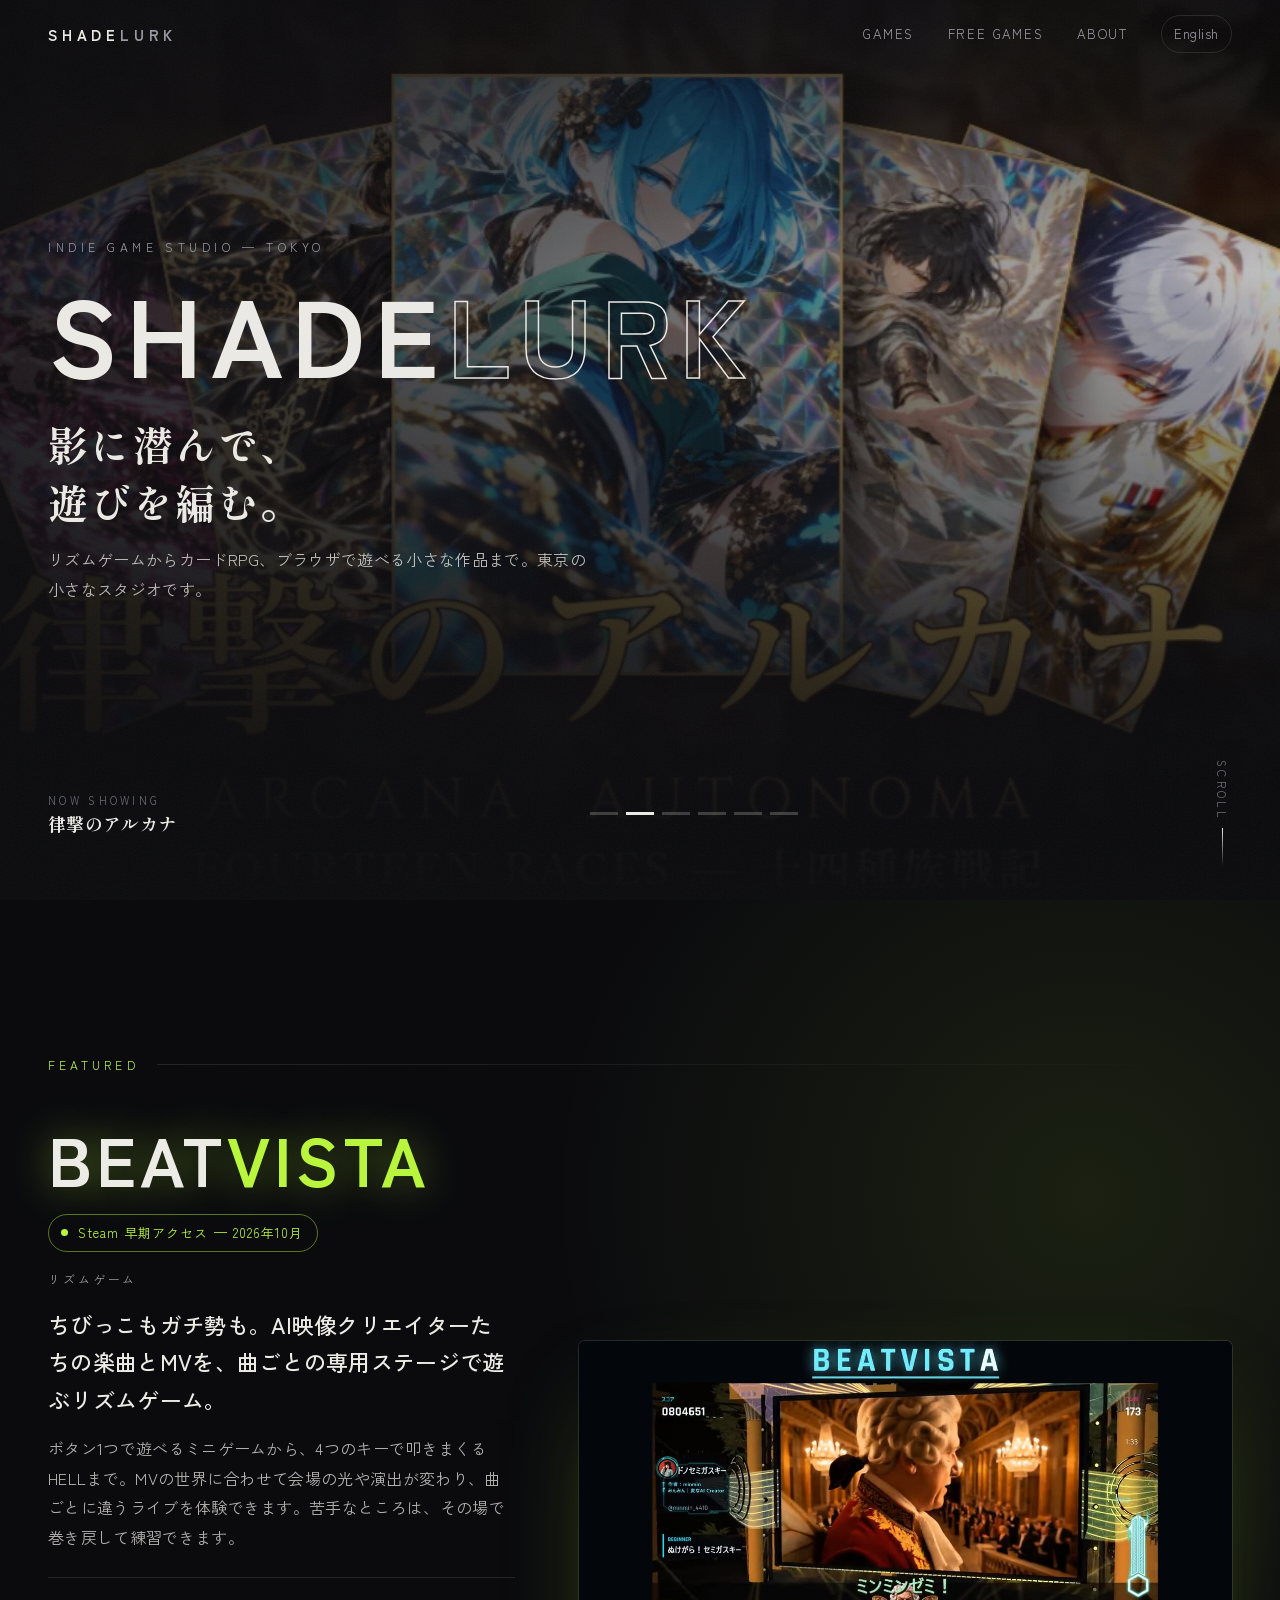
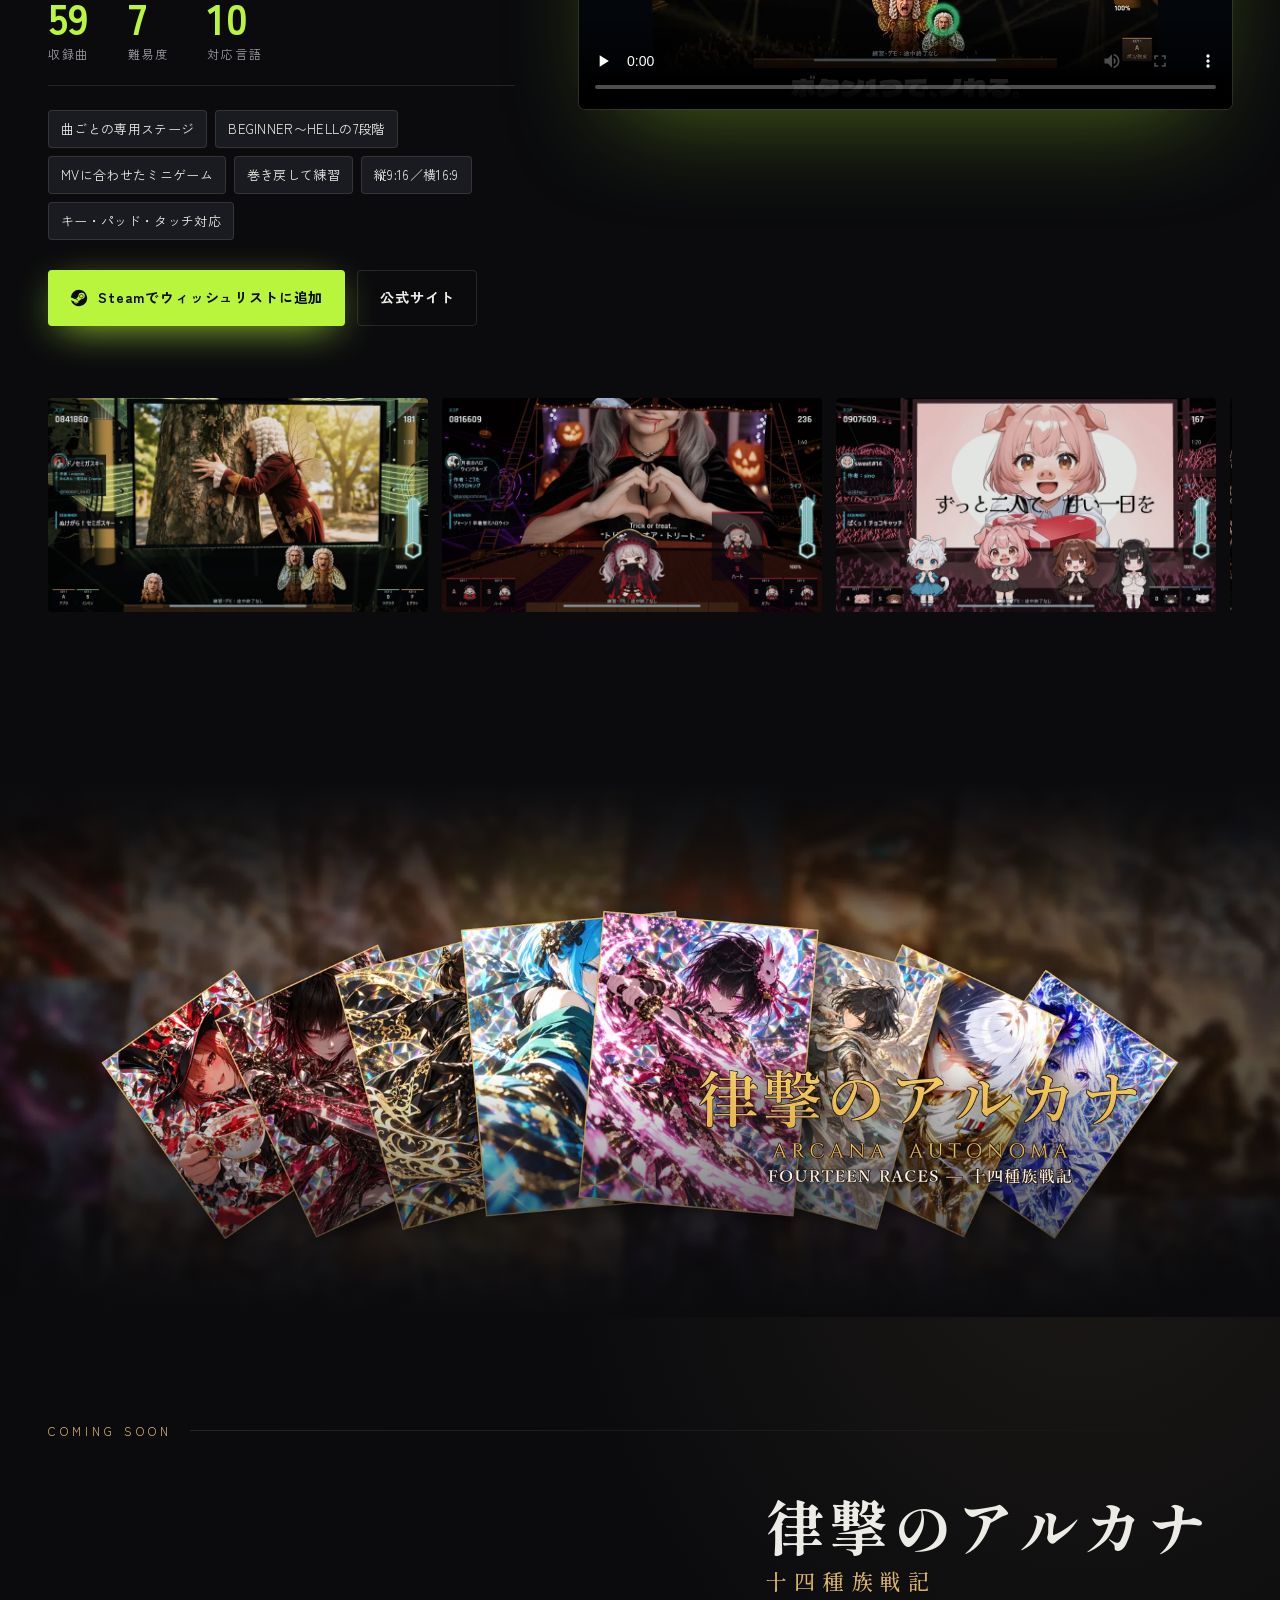
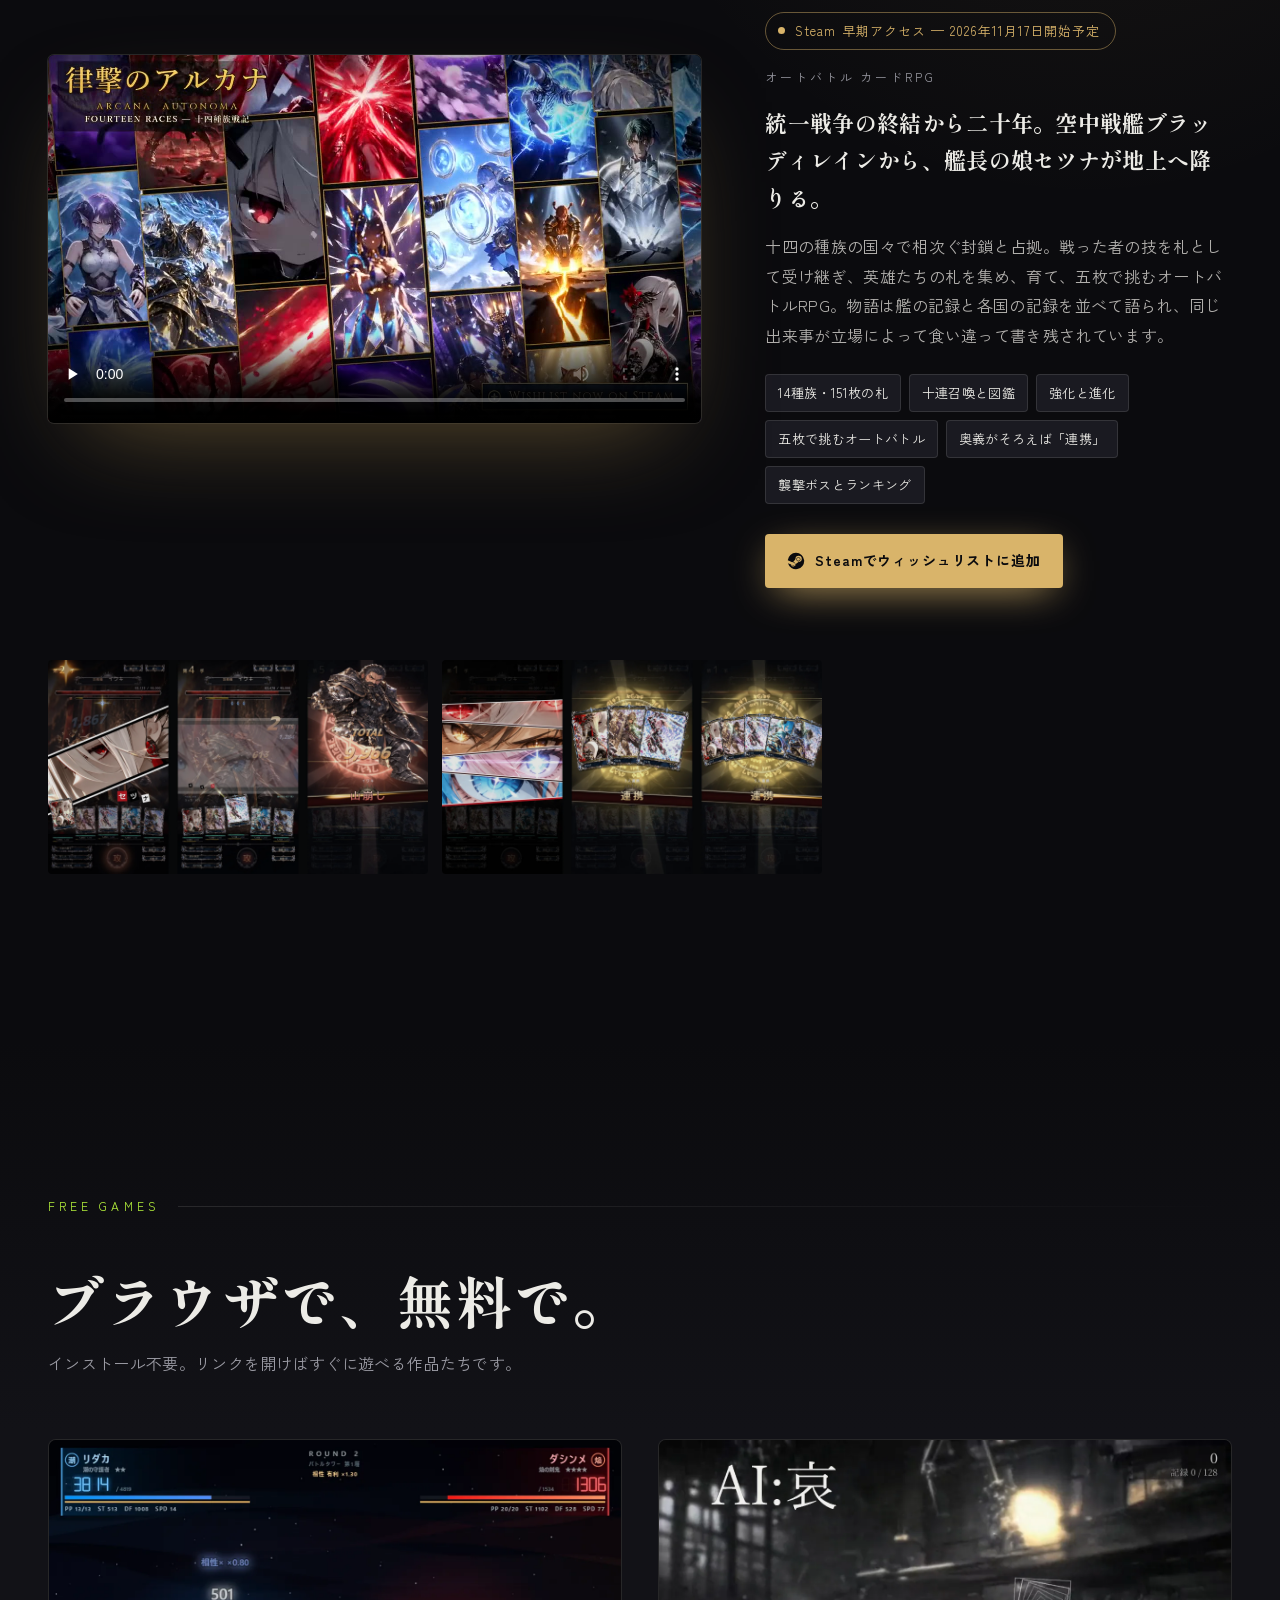
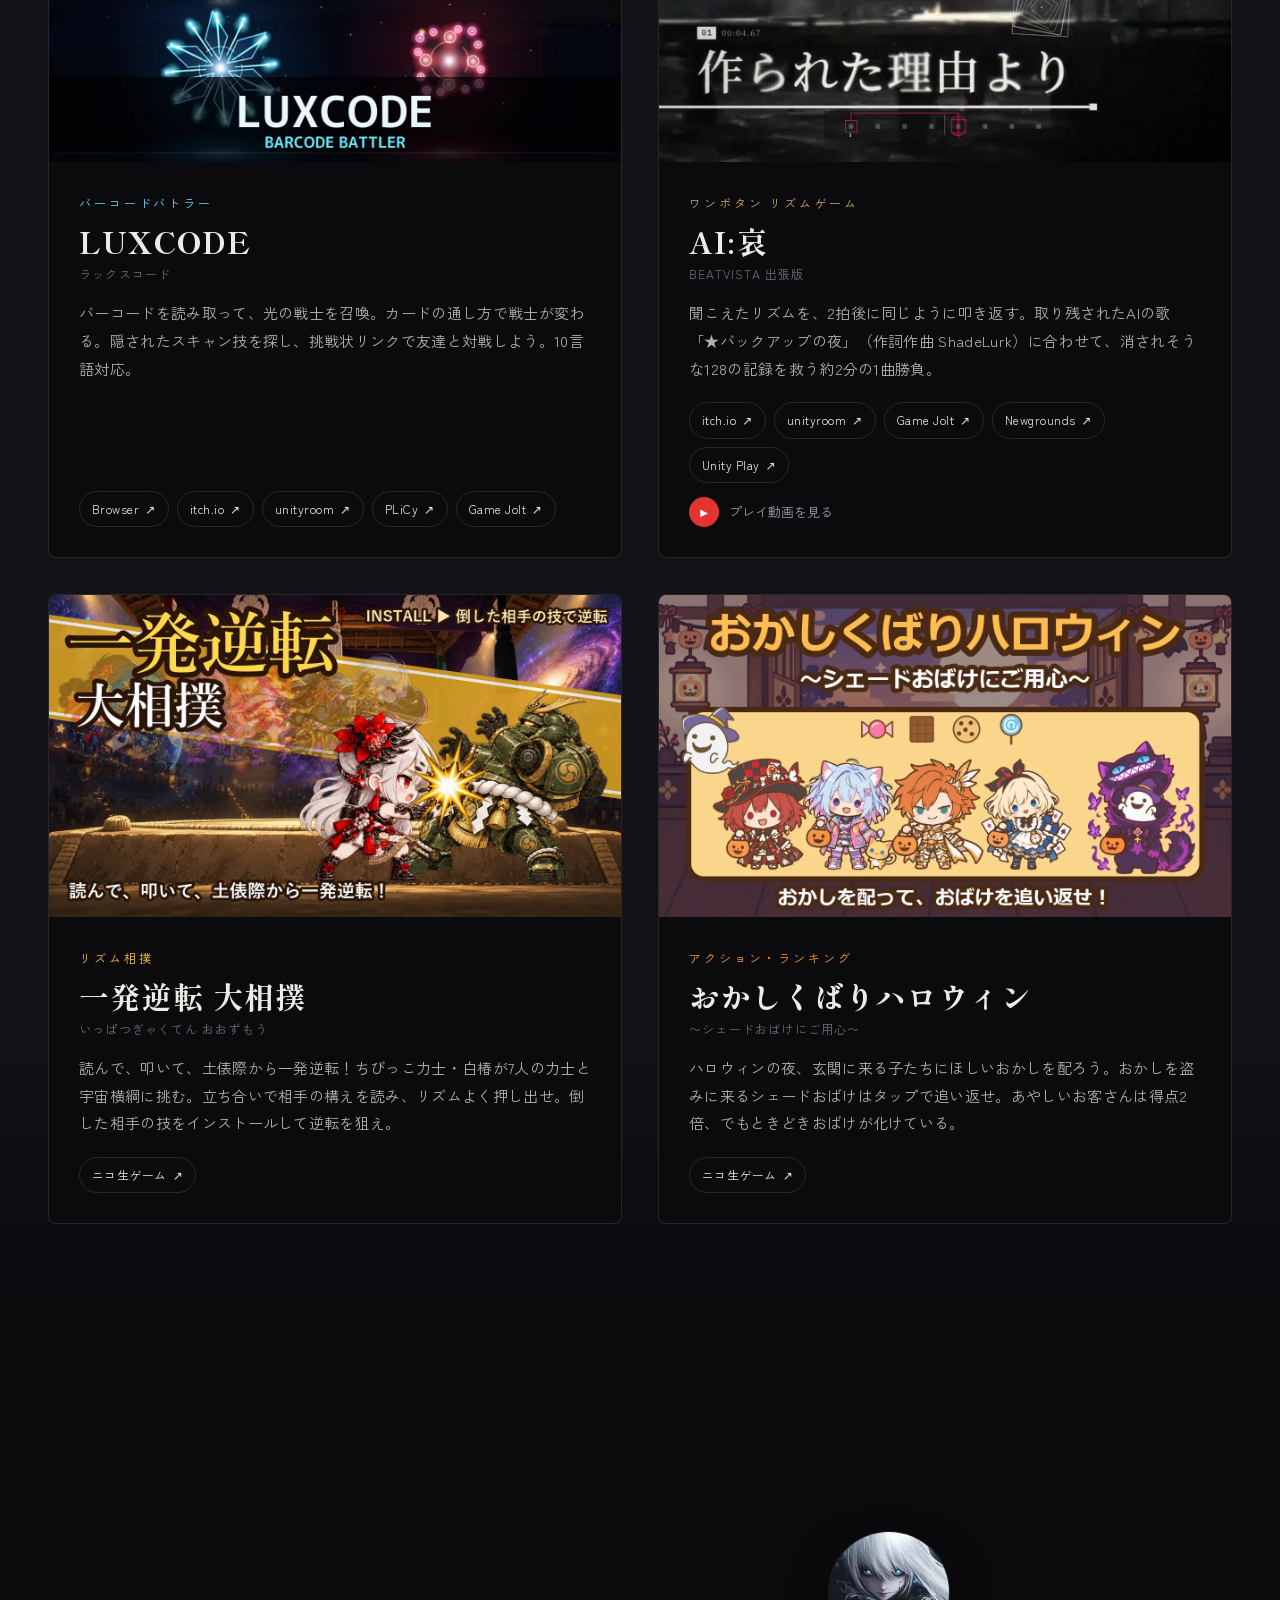
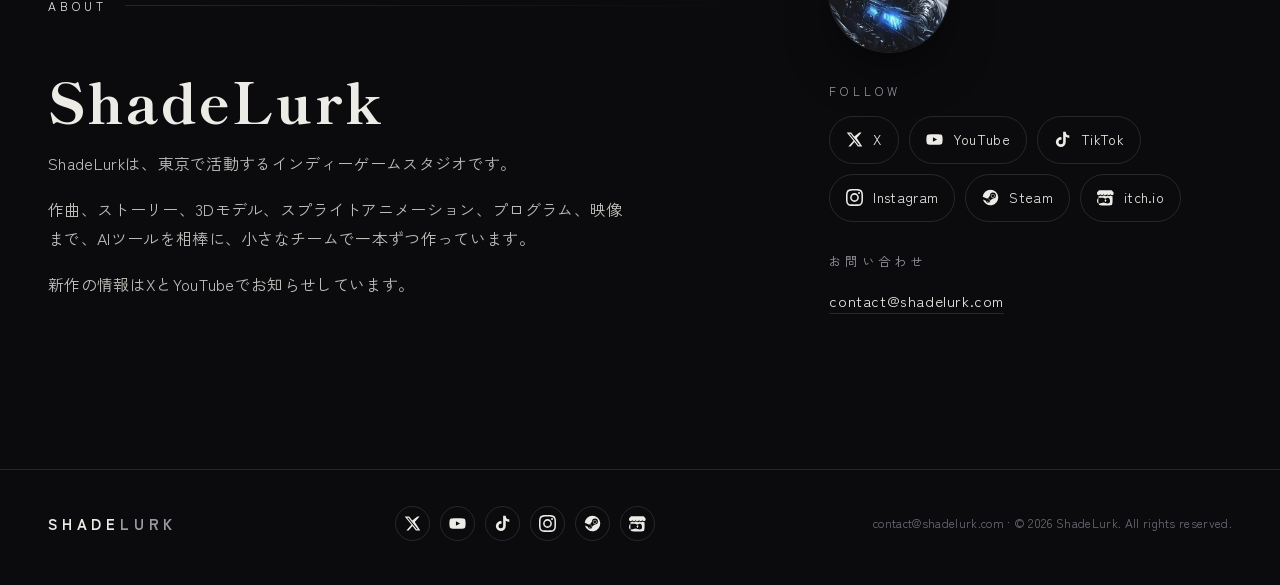
<file: index.html>
<!doctype html>
<html lang="ja" class="no-js">
<head>
<meta charset="utf-8">
<meta name="viewport" content="width=device-width, initial-scale=1">
<title>ShadeLurk｜東京のインディーゲームスタジオ — BEATVISTA・律撃のアルカナ</title>
<meta name="description" content="ShadeLurkは東京のインディーゲームスタジオです。AI映像クリエイターの楽曲で遊ぶリズムゲーム『BEATVISTA』、オートバトルカードRPG『律撃のアルカナ』、無料で遊べるブラウザゲームを制作しています。">
<link rel="canonical" href="https://shadelurk.com/">
<link rel="alternate" hreflang="ja" href="https://shadelurk.com/">
<link rel="alternate" hreflang="en" href="https://shadelurk.com/en/">
<link rel="alternate" hreflang="x-default" href="https://shadelurk.com/">
<meta name="theme-color" content="#0b0b0e">
<meta name="color-scheme" content="dark">
<meta property="og:type" content="website">
<meta property="og:site_name" content="ShadeLurk">
<meta property="og:title" content="ShadeLurk｜東京のインディーゲームスタジオ — BEATVISTA・律撃のアルカナ">
<meta property="og:description" content="ShadeLurkは東京のインディーゲームスタジオです。AI映像クリエイターの楽曲で遊ぶリズムゲーム『BEATVISTA』、オートバトルカードRPG『律撃のアルカナ』、無料で遊べるブラウザゲームを制作しています。">
<meta property="og:url" content="https://shadelurk.com/">
<meta property="og:image" content="https://shadelurk.com/assets/og.jpg">
<meta property="og:image:width" content="1200">
<meta property="og:image:height" content="630">
<meta property="og:locale" content="ja_JP">
<meta name="twitter:card" content="summary_large_image">
<meta name="twitter:site" content="@ShadeLurk">
<meta name="twitter:creator" content="@ShadeLurk">
<link rel="icon" href="/favicon.ico" sizes="any">
<link rel="icon" href="/assets/icon-192.png" type="image/png">
<link rel="apple-touch-icon" href="/assets/apple-touch-icon.png">
<link rel="preload" as="image" href="/assets/img/bv_01.webp" fetchpriority="high">
<link rel="preconnect" href="https://fonts.googleapis.com">
<link rel="preconnect" href="https://fonts.gstatic.com" crossorigin>
<link rel="stylesheet" href="https://fonts.googleapis.com/css2?family=Shippori+Mincho+B1:wght@500;700;800&family=Zen+Kaku+Gothic+New:wght@400;500;700&family=Syncopate:wght@700&display=swap">
<link rel="stylesheet" href="/assets/site.css">
<script type="application/ld+json">
{
 "@context": "https://schema.org",
 "@graph": [
  {
   "@type": "Organization",
   "@id": "https://shadelurk.com/#org",
   "name": "ShadeLurk",
   "url": "https://shadelurk.com",
   "logo": "https://shadelurk.com/assets/img/shadelurk.webp",
   "email": "contact@shadelurk.com",
   "address": {
    "@type": "PostalAddress",
    "addressLocality": "Tokyo",
    "addressCountry": "JP"
   },
   "sameAs": [
    "https://x.com/ShadeLurk",
    "https://www.youtube.com/channel/UCpO5sJvZMAXLRyoq4tjdfUQ",
    "https://www.tiktok.com/@shadelurk",
    "https://www.instagram.com/shadelurk/",
    "https://shadelurk.itch.io"
   ]
  },
  {
   "@type": "WebSite",
   "@id": "https://shadelurk.com/#website",
   "url": "https://shadelurk.com",
   "name": "ShadeLurk",
   "inLanguage": [
    "ja",
    "en"
   ],
   "publisher": {
    "@id": "https://shadelurk.com/#org"
   }
  },
  {
   "@type": "ItemList",
   "name": "ShadeLurk games",
   "itemListElement": [
    {
     "@type": "ListItem",
     "position": 1,
     "item": {
      "@type": "VideoGame",
      "name": "BEATVISTA",
      "genre": "Rhythm",
      "url": "https://store.steampowered.com/app/2527810/BEATVISTA/",
      "sameAs": [
       "https://scgf.net/beatvista/"
      ],
      "image": "https://shadelurk.com/assets/img/bv_01.webp",
      "gamePlatform": [
       "PC",
       "Windows"
      ],
      "description": "ちびっこもガチ勢も。AI映像クリエイターたちの楽曲とMVを、曲ごとの専用ステージで遊ぶリズムゲーム。",
      "author": {
       "@id": "https://shadelurk.com/#org"
      }
     }
    },
    {
     "@type": "ListItem",
     "position": 2,
     "item": {
      "@type": "VideoGame",
      "name": "律撃のアルカナ",
      "alternateName": "Arcana Autonoma",
      "genre": [
       "RPG",
       "Card battler",
       "Auto battler"
      ],
      "url": "https://store.steampowered.com/app/5381540/",
      "image": "https://shadelurk.com/assets/img/ar_capsule.webp",
      "gamePlatform": [
       "PC",
       "Windows"
      ],
      "description": "統一戦争の終結から二十年。空中戦艦ブラッディレインから、艦長の娘セツナが地上へ降りる。",
      "author": {
       "@id": "https://shadelurk.com/#org"
      }
     }
    },
    {
     "@type": "ListItem",
     "position": 3,
     "item": {
      "@type": "VideoGame",
      "name": "LUXCODE",
      "genre": "バーコードバトラー",
      "url": "https://shadelurk.github.io/luxcode/",
      "image": "https://shadelurk.com/assets/img/lx_thumb.webp",
      "gamePlatform": [
       "Web"
      ],
      "description": "バーコードを読み取って、光の戦士を召喚。カードの通し方で戦士が変わる。隠されたスキャン技を探し、挑戦状リンクで友達と対戦しよう。10言語対応。",
      "isAccessibleForFree": true,
      "author": {
       "@id": "https://shadelurk.com/#org"
      }
     }
    },
    {
     "@type": "ListItem",
     "position": 4,
     "item": {
      "@type": "VideoGame",
      "name": "AI:哀",
      "genre": "ワンボタン リズムゲーム",
      "url": "https://shadelurk.itch.io/aiai-beatvista",
      "image": "https://shadelurk.com/assets/img/ai_thumb.webp",
      "gamePlatform": [
       "Web"
      ],
      "description": "聞こえたリズムを、2拍後に同じように叩き返す。取り残されたAIの歌「★バックアップの夜」（作詞作曲 ShadeLurk）に合わせて、消されそうな128の記録を救う約2分の1曲勝負。",
      "isAccessibleForFree": true,
      "author": {
       "@id": "https://shadelurk.com/#org"
      }
     }
    },
    {
     "@type": "ListItem",
     "position": 5,
     "item": {
      "@type": "VideoGame",
      "name": "一発逆転 大相撲",
      "genre": "リズム相撲",
      "url": "https://namagame.coe.nicovideo.jp/games/lg13082",
      "image": "https://shadelurk.com/assets/img/sumo_key.webp",
      "gamePlatform": [
       "Niconico"
      ],
      "description": "読んで、叩いて、土俵際から一発逆転！ちびっこ力士・白椿が7人の力士と宇宙横綱に挑む。立ち合いで相手の構えを読み、リズムよく押し出せ。倒した相手の技をインストールして逆転を狙え。",
      "isAccessibleForFree": true,
      "author": {
       "@id": "https://shadelurk.com/#org"
      }
     }
    },
    {
     "@type": "ListItem",
     "position": 6,
     "item": {
      "@type": "VideoGame",
      "name": "おかしくばりハロウィン",
      "genre": "アクション・ランキング",
      "url": "https://namagame.coe.nicovideo.jp/games/lg13088",
      "image": "https://shadelurk.com/assets/img/hw_key.webp",
      "gamePlatform": [
       "Niconico"
      ],
      "description": "ハロウィンの夜、玄関に来る子たちにほしいおかしを配ろう。おかしを盗みに来るシェードおばけはタップで追い返せ。あやしいお客さんは得点2倍、でもときどきおばけが化けている。",
      "isAccessibleForFree": true,
      "author": {
       "@id": "https://shadelurk.com/#org"
      }
     }
    }
   ]
  }
 ]
}
</script>
</head>
<body>
<a class="skip" href="#main">Skip to content</a>
<header class="nav" id="nav">
  <div class="wrap nav-inner">
    <a class="nav-brand" href="/" aria-label="ShadeLurk">SHADE<span>LURK</span></a>
    <nav class="nav-links" aria-label="Main">
      <a href="#beatvista">Games</a>
      <a href="#free">Free Games</a>
      <a href="#about">About</a>
      <a class="nav-lang" href="/en/" hreflang="en" lang="en">English</a>
    </nav>
  </div>
</header>
<main id="main">

<section class="hero" id="top" aria-label="ShadeLurk">
  <div class="hero-stage"><figure class="hero-slide is-active" data-label="BEATVISTA" data-href="#beatvista"><img src="/assets/img/bv_01.webp" alt="" loading="eager" fetchpriority="high" decoding="async"></figure><figure class="hero-slide" data-label="律撃のアルカナ" data-href="#arcana"><img src="/assets/img/ar_capsule.webp" alt="" loading="lazy" decoding="async"></figure><figure class="hero-slide" data-label="LUXCODE" data-href="#luxcode"><img src="/assets/img/lx_thumb.webp" alt="" loading="lazy" decoding="async"></figure><figure class="hero-slide" data-label="AI:哀" data-href="#aiai"><img src="/assets/img/ai_cover.webp" alt="" loading="lazy" decoding="async"></figure><figure class="hero-slide" data-label="一発逆転 大相撲" data-href="#sumo"><img src="/assets/img/sumo_key.webp" alt="" loading="lazy" decoding="async"></figure><figure class="hero-slide" data-label="おかしくばりハロウィン" data-href="#halloween"><img src="/assets/img/hw_key.webp" alt="" loading="lazy" decoding="async"></figure></div>
  <div class="hero-veil"></div>
  <div class="hero-inner wrap">
    <p class="kicker reveal">Indie Game Studio — Tokyo</p>
    <h1 class="hero-title reveal"><span class="wordmark">SHADE<span>LURK</span></span></h1>
    <p class="hero-line reveal">影に潜んで、<br>遊びを編む。</p>
    <p class="hero-sub reveal">リズムゲームからカードRPG、ブラウザで遊べる小さな作品まで。東京の小さなスタジオです。</p>
  </div>
  <div class="hero-foot wrap">
    <a class="hero-now" href="#beatvista"><span class="hero-now-k">Now showing</span><span class="hero-now-v">BEATVISTA</span></a>
    <div class="hero-dots"><button class="hero-dot is-active" aria-label="BEATVISTA"></button><button class="hero-dot" aria-label="律撃のアルカナ"></button><button class="hero-dot" aria-label="LUXCODE"></button><button class="hero-dot" aria-label="AI:哀"></button><button class="hero-dot" aria-label="一発逆転 大相撲"></button><button class="hero-dot" aria-label="おかしくばりハロウィン"></button></div>
    <span class="scroll-cue" aria-hidden="true">Scroll</span>
  </div>
</section>

<section class="game game--feature" id="beatvista" style="--accent:#b8f53c">
  <div class="wrap">
    <header class="sec-head reveal"><span class="sec-label">Featured</span><span class="sec-rule"></span></header>
    <div class="feature-grid">
      <div class="feature-copy reveal">
        <h2 class="bv-wordmark">BEAT<span>VISTA</span></h2>
        <p class="status"><span class="pulse"></span>Steam 早期アクセス — 2026年10月</p>
        <p class="genre">リズムゲーム</p>
        <p class="lead">ちびっこもガチ勢も。AI映像クリエイターたちの楽曲とMVを、曲ごとの専用ステージで遊ぶリズムゲーム。</p>
        <p class="body">ボタン1つで遊べるミニゲームから、4つのキーで叩きまくるHELLまで。MVの世界に合わせて会場の光や演出が変わり、曲ごとに違うライブを体験できます。苦手なところは、その場で巻き戻して練習できます。</p>
        <div class="facts"><div class="fact"><b>59</b><span>収録曲</span></div><div class="fact"><b>7</b><span>難易度</span></div><div class="fact"><b>10</b><span>対応言語</span></div></div>
        <ul class="features"><li>曲ごとの専用ステージ</li><li>BEGINNER〜HELLの7段階</li><li>MVに合わせたミニゲーム</li><li>巻き戻して練習</li><li>縦9:16／横16:9</li><li>キー・パッド・タッチ対応</li></ul>
        <div class="cta-row">
          <a class="btn btn--accent" href="https://store.steampowered.com/app/2527810/BEATVISTA/" target="_blank" rel="noopener"><svg viewBox="0 0 24 24" aria-hidden="true"><path d="M12 1a11 11 0 0 0-11 10.1l5.9 2.4a3.1 3.1 0 0 1 1.8-.5l2.6-3.8v-.1a4.2 4.2 0 1 1 4.2 4.2h-.1l-3.7 2.7v.2a3.1 3.1 0 0 1-6.2.3L1.3 14.9A11 11 0 1 0 12 1ZM7.9 17.7l-1.3-.6a2.4 2.4 0 1 0 1.3-3.2l1.4.6a1.8 1.8 0 1 1-1.4 3.2Zm10.1-8a2.8 2.8 0 1 0-2.8 2.8A2.8 2.8 0 0 0 18 9.7Zm-4.9 0a2.1 2.1 0 1 1 2.1 2.1 2.1 2.1 0 0 1-2.1-2.1Z"/></svg>Steamでウィッシュリストに追加</a>
          <a class="btn btn--ghost" href="https://scgf.net/beatvista/" target="_blank" rel="noopener">公式サイト</a>
        </div>
      </div>
      <div class="feature-media reveal">
        <div class="video-frame">
          <video controls playsinline preload="none" poster="/assets/video/bv_poster.jpg" aria-label="BEATVISTA トレーラー">
            <source src="/assets/video/bv_trailer_ja.mp4" type="video/mp4">
          </video>
        </div>
      </div>
    </div>
    <div class="shots" role="list"><button class="shot" data-full="/assets/img/bv_01.webp" aria-label="BEATVISTA 1"><img src="/assets/img/bv_01.webp" alt="BEATVISTA 1" width="1600" height="900" loading="lazy" decoding="async"></button><button class="shot" data-full="/assets/img/bv_02.webp" aria-label="BEATVISTA 2"><img src="/assets/img/bv_02.webp" alt="BEATVISTA 2" width="1600" height="900" loading="lazy" decoding="async"></button><button class="shot" data-full="/assets/img/bv_03.webp" aria-label="BEATVISTA 3"><img src="/assets/img/bv_03.webp" alt="BEATVISTA 3" width="1600" height="900" loading="lazy" decoding="async"></button><button class="shot" data-full="/assets/img/bv_04.webp" aria-label="BEATVISTA 4"><img src="/assets/img/bv_04.webp" alt="BEATVISTA 4" width="1600" height="900" loading="lazy" decoding="async"></button><button class="shot" data-full="/assets/img/bv_05.webp" aria-label="BEATVISTA 5"><img src="/assets/img/bv_05.webp" alt="BEATVISTA 5" width="1600" height="900" loading="lazy" decoding="async"></button><button class="shot" data-full="/assets/img/bv_06.webp" aria-label="BEATVISTA 6"><img src="/assets/img/bv_06.webp" alt="BEATVISTA 6" width="1600" height="900" loading="lazy" decoding="async"></button><button class="shot" data-full="/assets/img/bv_07.webp" aria-label="BEATVISTA 7"><img src="/assets/img/bv_07.webp" alt="BEATVISTA 7" width="1600" height="900" loading="lazy" decoding="async"></button><button class="shot" data-full="/assets/img/bv_08.webp" aria-label="BEATVISTA 8"><img src="/assets/img/bv_08.webp" alt="BEATVISTA 8" width="1600" height="900" loading="lazy" decoding="async"></button></div>
  </div>
</section>

<section class="game game--coming" id="arcana" style="--accent:#d9b46a">
  <div class="banner">
    <img src="/assets/img/ar_hero.webp" alt="" width="2400" height="775" loading="lazy" decoding="async">
    <div class="banner-veil"></div>
    <img class="banner-logo reveal" src="/assets/img/ar_logo.webp" alt="律撃のアルカナ — 十四種族戦記" width="1000" height="562" loading="lazy">
  </div>
  <div class="wrap">
    <header class="sec-head reveal"><span class="sec-label">Coming Soon</span><span class="sec-rule"></span></header>
    <div class="feature-grid feature-grid--rev">
      <div class="feature-copy reveal">
        <h2 class="game-title serif">律撃のアルカナ<small>十四種族戦記</small></h2>
        <p class="status"><span class="pulse"></span>Steam 早期アクセス — 2026年11月17日開始予定</p>
        <p class="genre">オートバトル カードRPG</p>
        <p class="lead serif">統一戦争の終結から二十年。空中戦艦ブラッディレインから、艦長の娘セツナが地上へ降りる。</p>
        <p class="body">十四の種族の国々で相次ぐ封鎖と占拠。戦った者の技を札として受け継ぎ、英雄たちの札を集め、育て、五枚で挑むオートバトルRPG。物語は艦の記録と各国の記録を並べて語られ、同じ出来事が立場によって食い違って書き残されています。</p>
        <ul class="features"><li>14種族・151枚の札</li><li>十連召喚と図鑑</li><li>強化と進化</li><li>五枚で挑むオートバトル</li><li>奥義がそろえば「連携」</li><li>襲撃ボスとランキング</li></ul>
        <div class="cta-row">
          <a class="btn btn--accent" href="https://store.steampowered.com/app/5381540/" target="_blank" rel="noopener"><svg viewBox="0 0 24 24" aria-hidden="true"><path d="M12 1a11 11 0 0 0-11 10.1l5.9 2.4a3.1 3.1 0 0 1 1.8-.5l2.6-3.8v-.1a4.2 4.2 0 1 1 4.2 4.2h-.1l-3.7 2.7v.2a3.1 3.1 0 0 1-6.2.3L1.3 14.9A11 11 0 1 0 12 1ZM7.9 17.7l-1.3-.6a2.4 2.4 0 1 0 1.3-3.2l1.4.6a1.8 1.8 0 1 1-1.4 3.2Zm10.1-8a2.8 2.8 0 1 0-2.8 2.8A2.8 2.8 0 0 0 18 9.7Zm-4.9 0a2.1 2.1 0 1 1 2.1 2.1 2.1 2.1 0 0 1-2.1-2.1Z"/></svg>Steamでウィッシュリストに追加</a>
        </div>
      </div>
      <div class="feature-media reveal">
        <div class="video-frame">
          <video controls playsinline preload="none" poster="/assets/video/ar_poster.jpg" aria-label="律撃のアルカナ トレーラー">
            <source src="/assets/video/ar_trailer.mp4" type="video/mp4">
          </video>
        </div>
      </div>
    </div>
    <div class="shots" role="list"><button class="shot" data-full="/assets/img/ar_01.webp" aria-label="律撃のアルカナ 1"><img src="/assets/img/ar_01.webp" alt="律撃のアルカナ 1" width="1600" height="900" loading="lazy" decoding="async"></button><button class="shot" data-full="/assets/img/ar_02.webp" aria-label="律撃のアルカナ 2"><img src="/assets/img/ar_02.webp" alt="律撃のアルカナ 2" width="1600" height="900" loading="lazy" decoding="async"></button><button class="shot" data-full="/assets/img/ar_03.webp" aria-label="律撃のアルカナ 3"><img src="/assets/img/ar_03.webp" alt="律撃のアルカナ 3" width="1600" height="900" loading="lazy" decoding="async"></button><button class="shot" data-full="/assets/img/ar_04.webp" aria-label="律撃のアルカナ 4"><img src="/assets/img/ar_04.webp" alt="律撃のアルカナ 4" width="1600" height="900" loading="lazy" decoding="async"></button><button class="shot" data-full="/assets/img/ar_05.webp" aria-label="律撃のアルカナ 5"><img src="/assets/img/ar_05.webp" alt="律撃のアルカナ 5" width="1600" height="900" loading="lazy" decoding="async"></button><button class="shot" data-full="/assets/img/ar_06.webp" aria-label="律撃のアルカナ 6"><img src="/assets/img/ar_06.webp" alt="律撃のアルカナ 6" width="1600" height="900" loading="lazy" decoding="async"></button><button class="shot" data-full="/assets/img/ar_07.webp" aria-label="律撃のアルカナ 7"><img src="/assets/img/ar_07.webp" alt="律撃のアルカナ 7" width="1600" height="900" loading="lazy" decoding="async"></button><button class="shot" data-full="/assets/img/ar_08.webp" aria-label="律撃のアルカナ 8"><img src="/assets/img/ar_08.webp" alt="律撃のアルカナ 8" width="1600" height="900" loading="lazy" decoding="async"></button></div>
  </div>
</section>

<section class="free" id="free">
  <div class="wrap">
    <header class="sec-head reveal"><span class="sec-label">Free Games</span><span class="sec-rule"></span></header>
    <h2 class="sec-title serif reveal">ブラウザで、無料で。</h2>
    <p class="sec-lead reveal">インストール不要。リンクを開けばすぐに遊べる作品たちです。</p>
    <div class="cards">
    <article class="card reveal" id="luxcode" style="--accent:#5fe3ff">
      <div class="card-media"><img src="/assets/img/lx_thumb.webp" alt="LUXCODE" width="1280" height="720" loading="lazy" decoding="async"></div>
      <div class="card-body">
        <p class="genre">バーコードバトラー</p>
        <h3 class="card-title">LUXCODE</h3>
        <p class="card-kana">ラックスコード</p>
        <p class="card-desc">バーコードを読み取って、光の戦士を召喚。カードの通し方で戦士が変わる。隠されたスキャン技を探し、挑戦状リンクで友達と対戦しよう。10言語対応。</p>
        <div class="chips"><a class="chip" href="https://shadelurk.github.io/luxcode/" target="_blank" rel="noopener">Browser<span aria-hidden="true">↗</span></a><a class="chip" href="https://shadelurk.itch.io/luxcode" target="_blank" rel="noopener">itch.io<span aria-hidden="true">↗</span></a><a class="chip" href="https://unityroom.com/games/luxcode" target="_blank" rel="noopener">unityroom<span aria-hidden="true">↗</span></a><a class="chip" href="https://plicy.net/GamePlay/238180" target="_blank" rel="noopener">PLiCy<span aria-hidden="true">↗</span></a><a class="chip" href="https://gamejolt.com/games/luxcode/1102864" target="_blank" rel="noopener">Game Jolt<span aria-hidden="true">↗</span></a></div>
        
      </div>
    </article>
    <article class="card reveal" id="aiai" style="--accent:#d2a96a">
      <div class="card-media"><img src="/assets/img/ai_thumb.webp" alt="AI:哀" width="1280" height="720" loading="lazy" decoding="async"></div>
      <div class="card-body">
        <p class="genre">ワンボタン リズムゲーム</p>
        <h3 class="card-title">AI:哀</h3>
        <p class="card-kana">BEATVISTA 出張版</p>
        <p class="card-desc">聞こえたリズムを、2拍後に同じように叩き返す。取り残されたAIの歌「★バックアップの夜」（作詞作曲 ShadeLurk）に合わせて、消されそうな128の記録を救う約2分の1曲勝負。</p>
        <div class="chips"><a class="chip" href="https://shadelurk.itch.io/aiai-beatvista" target="_blank" rel="noopener">itch.io<span aria-hidden="true">↗</span></a><a class="chip" href="https://unityroom.com/games/aiai-beatvista" target="_blank" rel="noopener">unityroom<span aria-hidden="true">↗</span></a><a class="chip" href="https://gamejolt.com/games/aiai-beatvista/1104895" target="_blank" rel="noopener">Game Jolt<span aria-hidden="true">↗</span></a><a class="chip" href="https://www.newgrounds.com/portal/view/1055190" target="_blank" rel="noopener">Newgrounds<span aria-hidden="true">↗</span></a><a class="chip" href="https://play.unity.com/en/games/04bb242e-95a7-4425-9164-ba66517bc5dc/ai-beatvista-pop-up-edition" target="_blank" rel="noopener">Unity Play<span aria-hidden="true">↗</span></a></div>
        <button class="yt" data-yt="k_zln102O_0" aria-label="AI:哀 — YouTubeで再生"><span class="yt-ico" aria-hidden="true">▶</span>プレイ動画を見る</button>
      </div>
    </article>
    <article class="card reveal" id="sumo" style="--accent:#f0c040">
      <div class="card-media"><img src="/assets/img/sumo_key.webp" alt="一発逆転 大相撲" width="1280" height="720" loading="lazy" decoding="async"></div>
      <div class="card-body">
        <p class="genre">リズム相撲</p>
        <h3 class="card-title">一発逆転 大相撲</h3>
        <p class="card-kana">いっぱつぎゃくてん おおずもう</p>
        <p class="card-desc">読んで、叩いて、土俵際から一発逆転！ちびっこ力士・白椿が7人の力士と宇宙横綱に挑む。立ち合いで相手の構えを読み、リズムよく押し出せ。倒した相手の技をインストールして逆転を狙え。</p>
        <div class="chips"><a class="chip" href="https://namagame.coe.nicovideo.jp/games/lg13082" target="_blank" rel="noopener">ニコ生ゲーム<span aria-hidden="true">↗</span></a></div>
        
      </div>
    </article>
    <article class="card reveal" id="halloween" style="--accent:#ff9d3c">
      <div class="card-media"><img src="/assets/img/hw_key.webp" alt="おかしくばりハロウィン" width="1280" height="720" loading="lazy" decoding="async"></div>
      <div class="card-body">
        <p class="genre">アクション・ランキング</p>
        <h3 class="card-title">おかしくばりハロウィン</h3>
        <p class="card-kana">〜シェードおばけにご用心〜</p>
        <p class="card-desc">ハロウィンの夜、玄関に来る子たちにほしいおかしを配ろう。おかしを盗みに来るシェードおばけはタップで追い返せ。あやしいお客さんは得点2倍、でもときどきおばけが化けている。</p>
        <div class="chips"><a class="chip" href="https://namagame.coe.nicovideo.jp/games/lg13088" target="_blank" rel="noopener">ニコ生ゲーム<span aria-hidden="true">↗</span></a></div>
        
      </div>
    </article></div>
  </div>
</section>


<section class="about" id="about">
  <div class="wrap about-grid">
    <div class="reveal">
      <header class="sec-head"><span class="sec-label">About</span><span class="sec-rule"></span></header>
      <h2 class="sec-title serif">ShadeLurk</h2>
      <div class="about-body"><p>ShadeLurkは、東京で活動するインディーゲームスタジオです。</p><p>作曲、ストーリー、3Dモデル、スプライトアニメーション、プログラム、映像まで、AIツールを相棒に、小さなチームで一本ずつ作っています。</p><p>新作の情報はXとYouTubeでお知らせしています。</p></div>
    </div>
    <div class="about-side reveal">
      <img class="avatar" src="/assets/img/shadelurk.webp" alt="ShadeLurk" width="400" height="400" loading="lazy">
      <p class="sec-label">Follow</p>
      <div class="socials"><a class="social" href="https://x.com/ShadeLurk" target="_blank" rel="noopener me" aria-label="X"><svg viewBox="0 0 24 24" aria-hidden="true"><path d="M18.9 2H22l-6.8 7.8L23 22h-6.2l-4.8-6.3L6.4 22H3.3l7.3-8.3L1 2h6.3l4.4 5.8L18.9 2Zm-1.1 18h1.7L6.3 3.9H4.5L17.8 20Z"/></svg><span>X</span></a><a class="social" href="https://www.youtube.com/channel/UCpO5sJvZMAXLRyoq4tjdfUQ" target="_blank" rel="noopener me" aria-label="YouTube"><svg viewBox="0 0 24 24" aria-hidden="true"><path d="M23 7.2a3 3 0 0 0-2.1-2.1C19 4.6 12 4.6 12 4.6s-7 0-8.9.5A3 3 0 0 0 1 7.2 31 31 0 0 0 .5 12a31 31 0 0 0 .5 4.8 3 3 0 0 0 2.1 2.1c1.9.5 8.9.5 8.9.5s7 0 8.9-.5a3 3 0 0 0 2.1-2.1 31 31 0 0 0 .5-4.8 31 31 0 0 0-.5-4.8ZM9.8 15.1V8.9l5.8 3.1-5.8 3.1Z"/></svg><span>YouTube</span></a><a class="social" href="https://www.tiktok.com/@shadelurk" target="_blank" rel="noopener me" aria-label="TikTok"><svg viewBox="0 0 24 24" aria-hidden="true"><path d="M16.6 1h-3.7v14.6a3.2 3.2 0 1 1-2.3-3.1V8.7a7 7 0 1 0 6 6.9V8.2a8.6 8.6 0 0 0 5 1.6V6.1a5 5 0 0 1-5-5.1Z"/></svg><span>TikTok</span></a><a class="social" href="https://www.instagram.com/shadelurk/" target="_blank" rel="noopener me" aria-label="Instagram"><svg viewBox="0 0 24 24" aria-hidden="true"><path d="M12 2.2c3.2 0 3.6 0 4.8.1 3.3.1 4.8 1.7 4.9 4.9.1 1.3.1 1.6.1 4.8s0 3.6-.1 4.8c-.1 3.2-1.7 4.8-4.9 4.9-1.3.1-1.6.1-4.8.1s-3.6 0-4.8-.1c-3.3-.1-4.8-1.7-4.9-4.9C2.2 15.6 2.2 15.2 2.2 12s0-3.6.1-4.8C2.4 3.9 3.9 2.4 7.2 2.3 8.4 2.2 8.8 2.2 12 2.2ZM12 0C8.7 0 8.3 0 7.1.1 2.7.3.3 2.7.1 7.1 0 8.3 0 8.7 0 12s0 3.7.1 4.9c.2 4.4 2.6 6.8 7 7 1.2.1 1.6.1 4.9.1s3.7 0 4.9-.1c4.4-.2 6.8-2.6 7-7 .1-1.2.1-1.6.1-4.9s0-3.7-.1-4.9c-.2-4.4-2.6-6.8-7-7C15.7 0 15.3 0 12 0Zm0 5.8a6.2 6.2 0 1 0 0 12.4 6.2 6.2 0 0 0 0-12.4ZM12 16a4 4 0 1 1 0-8 4 4 0 0 1 0 8Zm6.4-11.8a1.4 1.4 0 1 0 0 2.9 1.4 1.4 0 0 0 0-2.9Z"/></svg><span>Instagram</span></a><a class="social" href="https://store.steampowered.com/app/2527810/BEATVISTA/" target="_blank" rel="noopener me" aria-label="Steam"><svg viewBox="0 0 24 24" aria-hidden="true"><path d="M12 1a11 11 0 0 0-11 10.1l5.9 2.4a3.1 3.1 0 0 1 1.8-.5l2.6-3.8v-.1a4.2 4.2 0 1 1 4.2 4.2h-.1l-3.7 2.7v.2a3.1 3.1 0 0 1-6.2.3L1.3 14.9A11 11 0 1 0 12 1ZM7.9 17.7l-1.3-.6a2.4 2.4 0 1 0 1.3-3.2l1.4.6a1.8 1.8 0 1 1-1.4 3.2Zm10.1-8a2.8 2.8 0 1 0-2.8 2.8A2.8 2.8 0 0 0 18 9.7Zm-4.9 0a2.1 2.1 0 1 1 2.1 2.1 2.1 2.1 0 0 1-2.1-2.1Z"/></svg><span>Steam</span></a><a class="social" href="https://shadelurk.itch.io" target="_blank" rel="noopener me" aria-label="itch.io"><svg viewBox="0 0 24 24" aria-hidden="true"><path d="M3.1 1.9C2.1 2.5.1 4.8 0 5.4v1c0 1.3 1.2 2.4 2.3 2.4 1.3 0 2.4-1.1 2.4-2.4 0 1.3 1 2.4 2.3 2.4s2.3-1.1 2.3-2.4c0 1.3 1.1 2.4 2.4 2.4h.1c1.3 0 2.4-1.1 2.4-2.4 0 1.3 1 2.4 2.3 2.4s2.3-1.1 2.3-2.4c0 1.3 1.1 2.4 2.4 2.4 1.1 0 2.3-1.1 2.3-2.4v-1c-.1-.6-2.1-2.9-3.1-3.5-3.1-.1-5.2-.1-8.9-.1S6.2 1.8 3.1 1.9Zm6 7.3a2.6 2.6 0 0 1-2.1 1.2c-.9 0-1.6-.4-2.1-1.1-.5.7-1.3 1.1-2.2 1.1l-.6-.1c-.1 1.4-.1 2.7-.1 3.2 0 2.4-.3 7.8 1.1 9.2 2.1.5 6 .7 8.9.7s6.8-.2 8.9-.7c1.4-1.4 1.1-6.8 1.1-9.2 0-.5 0-1.8-.1-3.2l-.6.1c-.9 0-1.7-.4-2.2-1.1-.5.7-1.2 1.1-2.1 1.1-.9 0-1.7-.5-2.1-1.2-.5.7-1.3 1.2-2.2 1.2h-.2c-.9 0-1.7-.5-2.2-1.2Zm-1.4 3.1c.9 0 1.7 0 2.7 1.1.8-.1 1.7-.1 2.5 0 1-1.1 1.8-1.1 2.7-1.1 1.6 0 2.8 2.4 2.8 4.7 0 2.7-1.3 3.4-3.2 3.4-2.9 0-4.1-1.4-6-1.4s-3.1 1.4-6 1.4c-1.9 0-3.2-.7-3.2-3.4 0-2.3 1.2-4.7 2.7-4.7Zm4.3 2.2-2 1.9h1.3v1.6h1.4v-1.6h1.3l-2-1.9Z"/></svg><span>itch.io</span></a></div>
      <p class="sec-label contact-label">お問い合わせ</p>
      <a class="contact-mail" href="mailto:contact@shadelurk.com">contact@shadelurk.com</a>
    </div>
  </div>
</section>
</main>
<footer class="foot">
  <div class="wrap foot-inner">
    <span class="nav-brand">SHADE<span>LURK</span></span>
    <div class="socials socials--small"><a class="social" href="https://x.com/ShadeLurk" target="_blank" rel="noopener me" aria-label="X"><svg viewBox="0 0 24 24" aria-hidden="true"><path d="M18.9 2H22l-6.8 7.8L23 22h-6.2l-4.8-6.3L6.4 22H3.3l7.3-8.3L1 2h6.3l4.4 5.8L18.9 2Zm-1.1 18h1.7L6.3 3.9H4.5L17.8 20Z"/></svg><span>X</span></a><a class="social" href="https://www.youtube.com/channel/UCpO5sJvZMAXLRyoq4tjdfUQ" target="_blank" rel="noopener me" aria-label="YouTube"><svg viewBox="0 0 24 24" aria-hidden="true"><path d="M23 7.2a3 3 0 0 0-2.1-2.1C19 4.6 12 4.6 12 4.6s-7 0-8.9.5A3 3 0 0 0 1 7.2 31 31 0 0 0 .5 12a31 31 0 0 0 .5 4.8 3 3 0 0 0 2.1 2.1c1.9.5 8.9.5 8.9.5s7 0 8.9-.5a3 3 0 0 0 2.1-2.1 31 31 0 0 0 .5-4.8 31 31 0 0 0-.5-4.8ZM9.8 15.1V8.9l5.8 3.1-5.8 3.1Z"/></svg><span>YouTube</span></a><a class="social" href="https://www.tiktok.com/@shadelurk" target="_blank" rel="noopener me" aria-label="TikTok"><svg viewBox="0 0 24 24" aria-hidden="true"><path d="M16.6 1h-3.7v14.6a3.2 3.2 0 1 1-2.3-3.1V8.7a7 7 0 1 0 6 6.9V8.2a8.6 8.6 0 0 0 5 1.6V6.1a5 5 0 0 1-5-5.1Z"/></svg><span>TikTok</span></a><a class="social" href="https://www.instagram.com/shadelurk/" target="_blank" rel="noopener me" aria-label="Instagram"><svg viewBox="0 0 24 24" aria-hidden="true"><path d="M12 2.2c3.2 0 3.6 0 4.8.1 3.3.1 4.8 1.7 4.9 4.9.1 1.3.1 1.6.1 4.8s0 3.6-.1 4.8c-.1 3.2-1.7 4.8-4.9 4.9-1.3.1-1.6.1-4.8.1s-3.6 0-4.8-.1c-3.3-.1-4.8-1.7-4.9-4.9C2.2 15.6 2.2 15.2 2.2 12s0-3.6.1-4.8C2.4 3.9 3.9 2.4 7.2 2.3 8.4 2.2 8.8 2.2 12 2.2ZM12 0C8.7 0 8.3 0 7.1.1 2.7.3.3 2.7.1 7.1 0 8.3 0 8.7 0 12s0 3.7.1 4.9c.2 4.4 2.6 6.8 7 7 1.2.1 1.6.1 4.9.1s3.7 0 4.9-.1c4.4-.2 6.8-2.6 7-7 .1-1.2.1-1.6.1-4.9s0-3.7-.1-4.9c-.2-4.4-2.6-6.8-7-7C15.7 0 15.3 0 12 0Zm0 5.8a6.2 6.2 0 1 0 0 12.4 6.2 6.2 0 0 0 0-12.4ZM12 16a4 4 0 1 1 0-8 4 4 0 0 1 0 8Zm6.4-11.8a1.4 1.4 0 1 0 0 2.9 1.4 1.4 0 0 0 0-2.9Z"/></svg><span>Instagram</span></a><a class="social" href="https://store.steampowered.com/app/2527810/BEATVISTA/" target="_blank" rel="noopener me" aria-label="Steam"><svg viewBox="0 0 24 24" aria-hidden="true"><path d="M12 1a11 11 0 0 0-11 10.1l5.9 2.4a3.1 3.1 0 0 1 1.8-.5l2.6-3.8v-.1a4.2 4.2 0 1 1 4.2 4.2h-.1l-3.7 2.7v.2a3.1 3.1 0 0 1-6.2.3L1.3 14.9A11 11 0 1 0 12 1ZM7.9 17.7l-1.3-.6a2.4 2.4 0 1 0 1.3-3.2l1.4.6a1.8 1.8 0 1 1-1.4 3.2Zm10.1-8a2.8 2.8 0 1 0-2.8 2.8A2.8 2.8 0 0 0 18 9.7Zm-4.9 0a2.1 2.1 0 1 1 2.1 2.1 2.1 2.1 0 0 1-2.1-2.1Z"/></svg><span>Steam</span></a><a class="social" href="https://shadelurk.itch.io" target="_blank" rel="noopener me" aria-label="itch.io"><svg viewBox="0 0 24 24" aria-hidden="true"><path d="M3.1 1.9C2.1 2.5.1 4.8 0 5.4v1c0 1.3 1.2 2.4 2.3 2.4 1.3 0 2.4-1.1 2.4-2.4 0 1.3 1 2.4 2.3 2.4s2.3-1.1 2.3-2.4c0 1.3 1.1 2.4 2.4 2.4h.1c1.3 0 2.4-1.1 2.4-2.4 0 1.3 1 2.4 2.3 2.4s2.3-1.1 2.3-2.4c0 1.3 1.1 2.4 2.4 2.4 1.1 0 2.3-1.1 2.3-2.4v-1c-.1-.6-2.1-2.9-3.1-3.5-3.1-.1-5.2-.1-8.9-.1S6.2 1.8 3.1 1.9Zm6 7.3a2.6 2.6 0 0 1-2.1 1.2c-.9 0-1.6-.4-2.1-1.1-.5.7-1.3 1.1-2.2 1.1l-.6-.1c-.1 1.4-.1 2.7-.1 3.2 0 2.4-.3 7.8 1.1 9.2 2.1.5 6 .7 8.9.7s6.8-.2 8.9-.7c1.4-1.4 1.1-6.8 1.1-9.2 0-.5 0-1.8-.1-3.2l-.6.1c-.9 0-1.7-.4-2.2-1.1-.5.7-1.2 1.1-2.1 1.1-.9 0-1.7-.5-2.1-1.2-.5.7-1.3 1.2-2.2 1.2h-.2c-.9 0-1.7-.5-2.2-1.2Zm-1.4 3.1c.9 0 1.7 0 2.7 1.1.8-.1 1.7-.1 2.5 0 1-1.1 1.8-1.1 2.7-1.1 1.6 0 2.8 2.4 2.8 4.7 0 2.7-1.3 3.4-3.2 3.4-2.9 0-4.1-1.4-6-1.4s-3.1 1.4-6 1.4c-1.9 0-3.2-.7-3.2-3.4 0-2.3 1.2-4.7 2.7-4.7Zm4.3 2.2-2 1.9h1.3v1.6h1.4v-1.6h1.3l-2-1.9Z"/></svg><span>itch.io</span></a></div>
    <small><a href="mailto:contact@shadelurk.com">contact@shadelurk.com</a> · © 2026 ShadeLurk. All rights reserved.</small>
  </div>
</footer>
<dialog class="lightbox" id="lightbox" aria-label="Image viewer">
  <button class="lightbox-close" aria-label="Close">×</button>
  <img alt="">
</dialog>
<script src="/assets/site.js" defer></script>
</body>
</html>
</file>
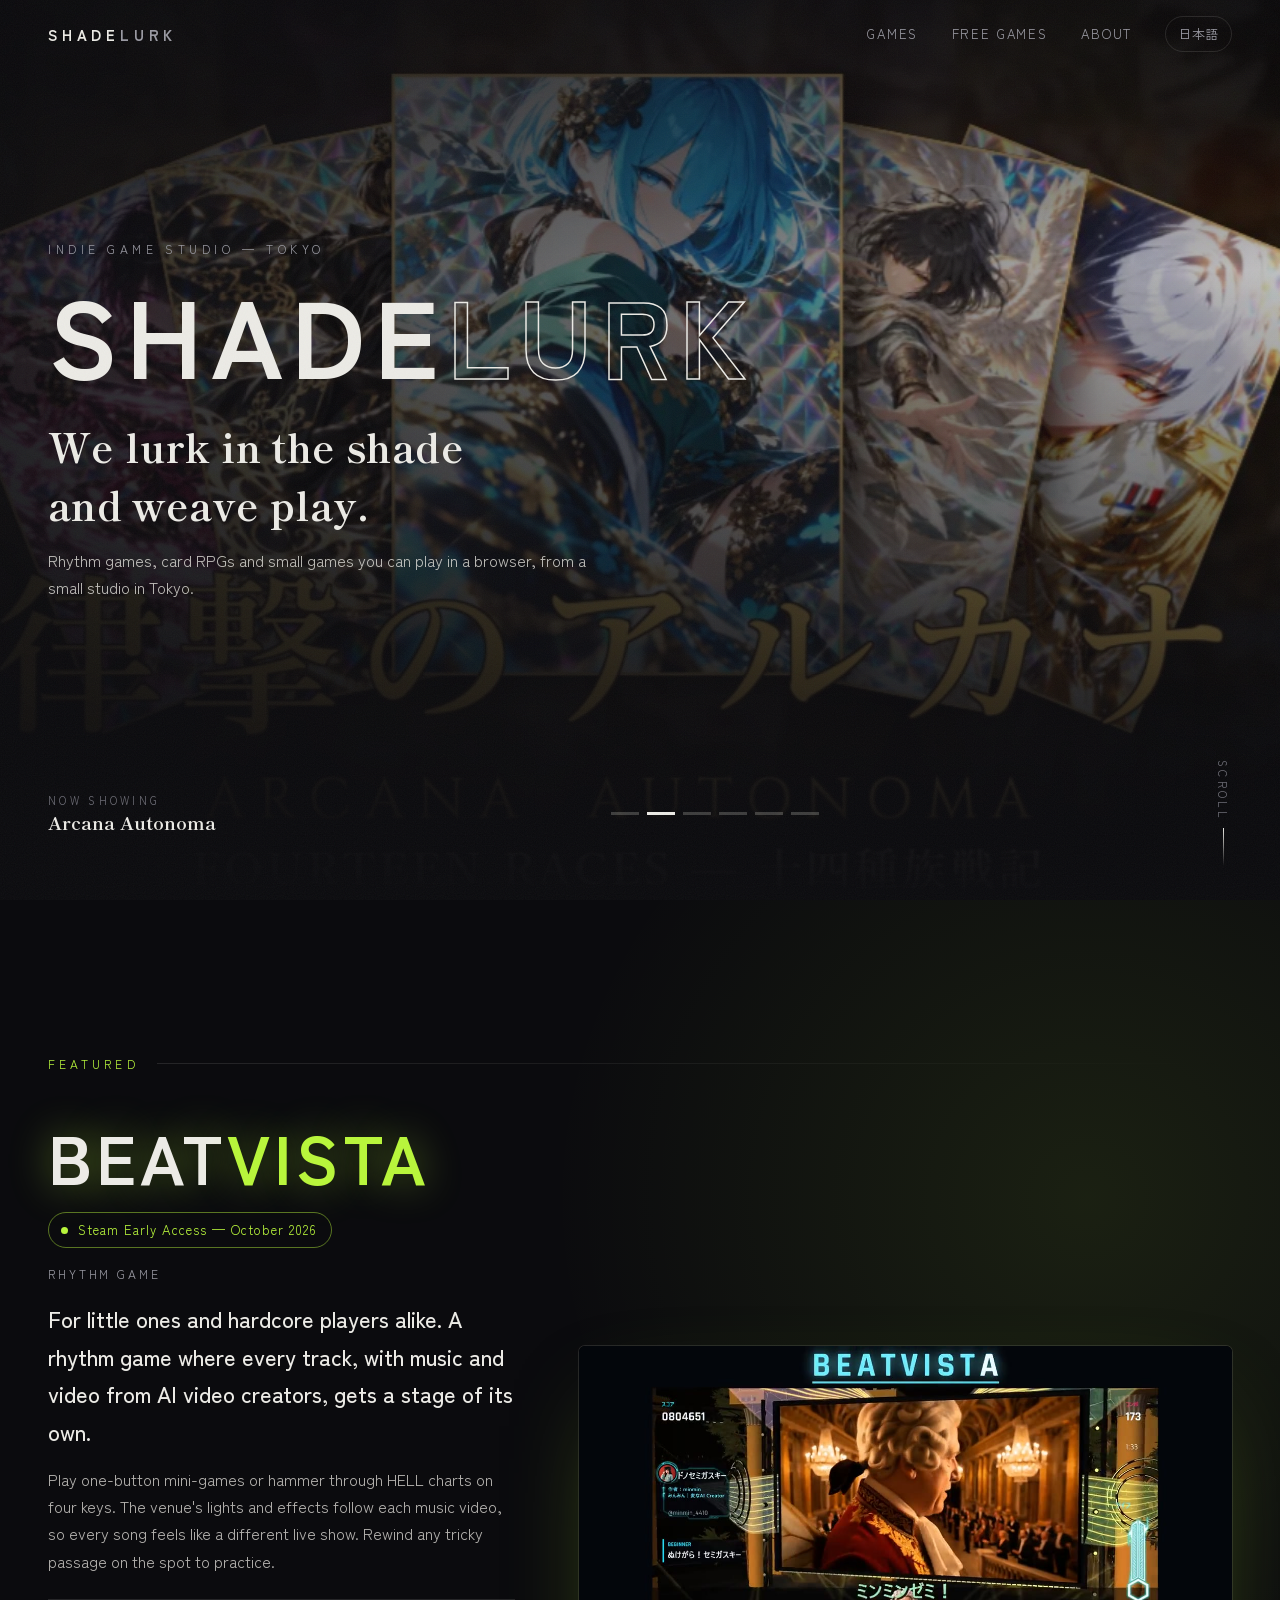
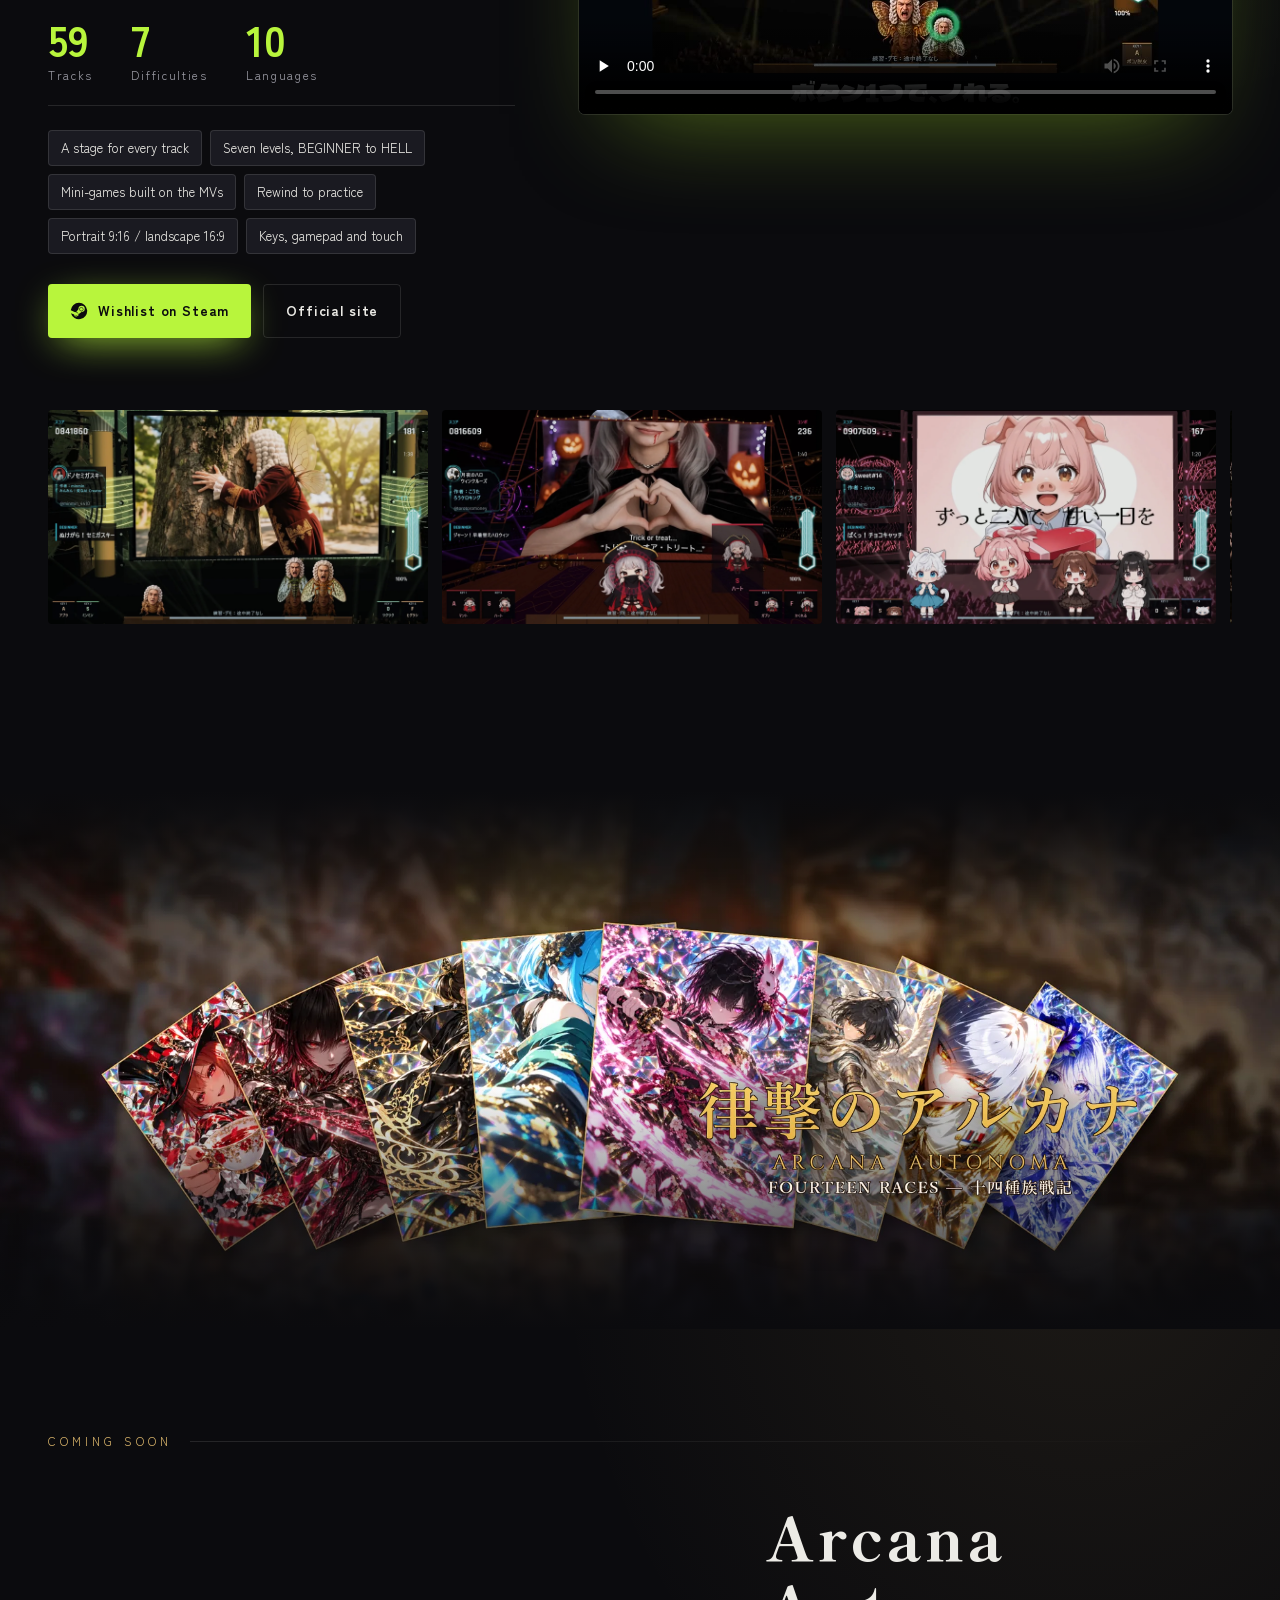
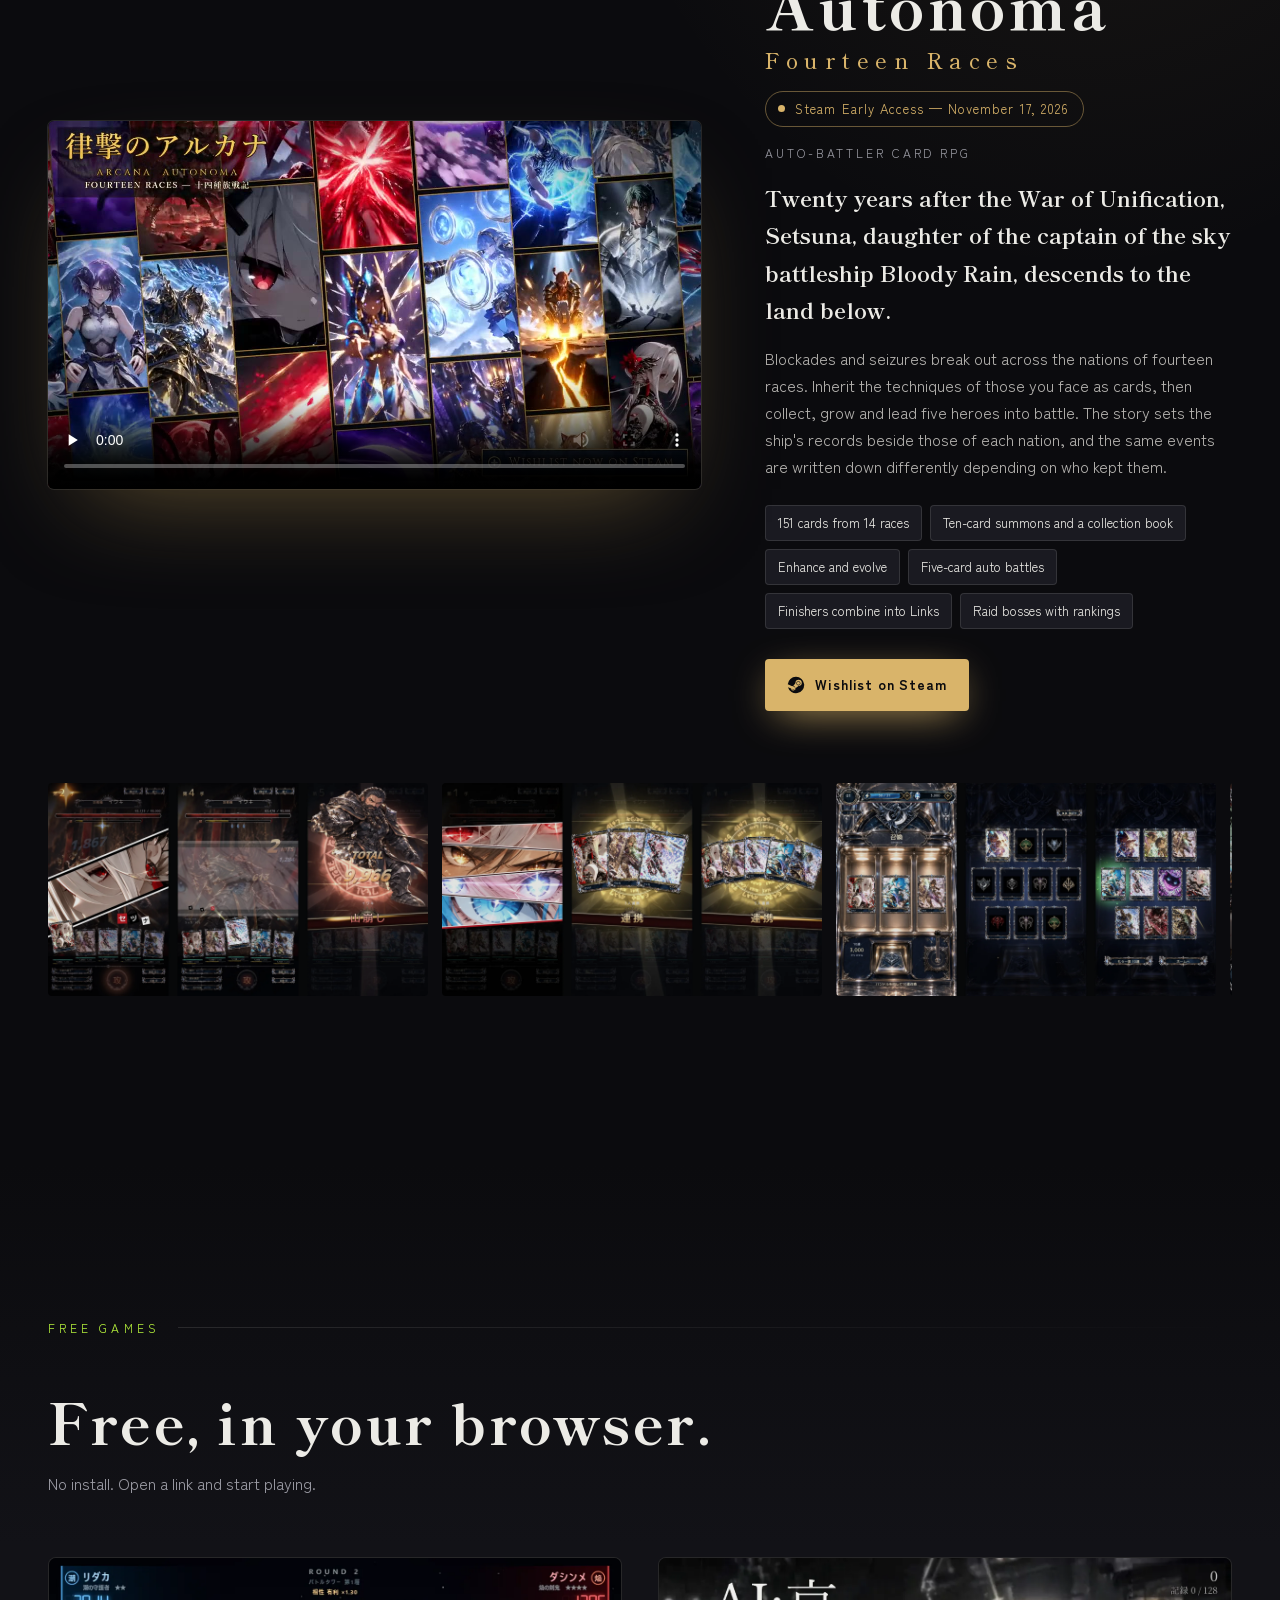
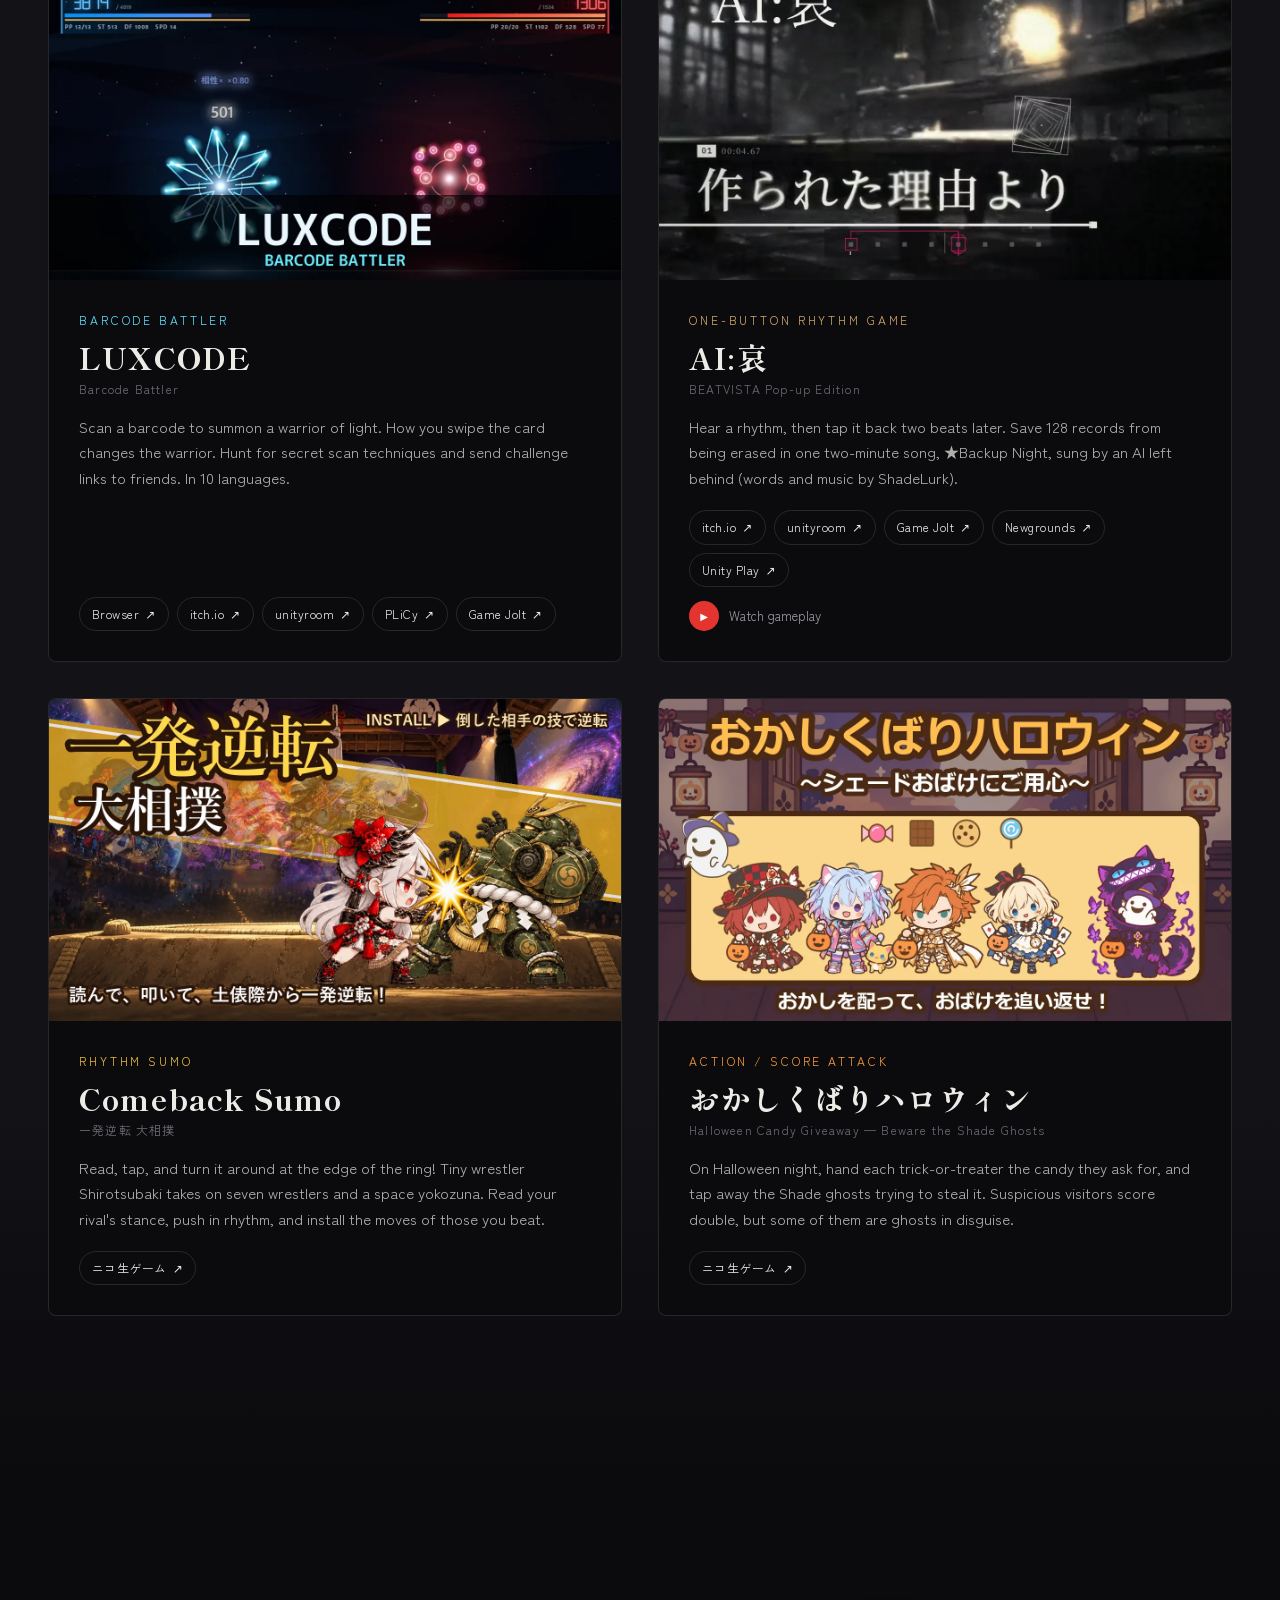
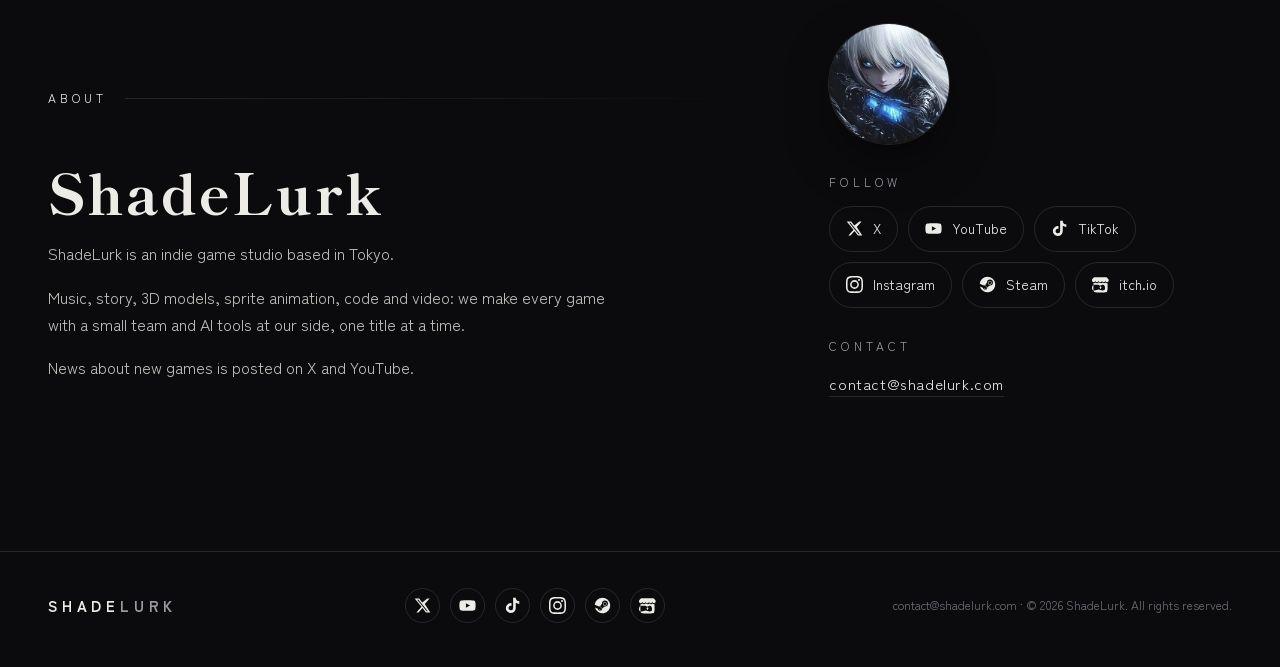
<file: en/index.html>
<!doctype html>
<html lang="en" class="no-js">
<head>
<meta charset="utf-8">
<meta name="viewport" content="width=device-width, initial-scale=1">
<title>ShadeLurk | Indie Game Studio in Tokyo — BEATVISTA, Arcana Autonoma</title>
<meta name="description" content="ShadeLurk is an indie game studio in Tokyo making BEATVISTA, a rhythm game built on music from AI video creators, the auto-battler card RPG Arcana Autonoma, and free browser games.">
<link rel="canonical" href="https://shadelurk.com/en/">
<link rel="alternate" hreflang="ja" href="https://shadelurk.com/">
<link rel="alternate" hreflang="en" href="https://shadelurk.com/en/">
<link rel="alternate" hreflang="x-default" href="https://shadelurk.com/">
<meta name="theme-color" content="#0b0b0e">
<meta name="color-scheme" content="dark">
<meta property="og:type" content="website">
<meta property="og:site_name" content="ShadeLurk">
<meta property="og:title" content="ShadeLurk | Indie Game Studio in Tokyo — BEATVISTA, Arcana Autonoma">
<meta property="og:description" content="ShadeLurk is an indie game studio in Tokyo making BEATVISTA, a rhythm game built on music from AI video creators, the auto-battler card RPG Arcana Autonoma, and free browser games.">
<meta property="og:url" content="https://shadelurk.com/en/">
<meta property="og:image" content="https://shadelurk.com/assets/og.jpg">
<meta property="og:image:width" content="1200">
<meta property="og:image:height" content="630">
<meta property="og:locale" content="en_US">
<meta name="twitter:card" content="summary_large_image">
<meta name="twitter:site" content="@ShadeLurk">
<meta name="twitter:creator" content="@ShadeLurk">
<link rel="icon" href="/favicon.ico" sizes="any">
<link rel="icon" href="/assets/icon-192.png" type="image/png">
<link rel="apple-touch-icon" href="/assets/apple-touch-icon.png">
<link rel="preload" as="image" href="/assets/img/bv_01.webp" fetchpriority="high">
<link rel="preconnect" href="https://fonts.googleapis.com">
<link rel="preconnect" href="https://fonts.gstatic.com" crossorigin>
<link rel="stylesheet" href="https://fonts.googleapis.com/css2?family=Shippori+Mincho+B1:wght@500;700;800&family=Zen+Kaku+Gothic+New:wght@400;500;700&family=Syncopate:wght@700&display=swap">
<link rel="stylesheet" href="/assets/site.css">
<script type="application/ld+json">
{
 "@context": "https://schema.org",
 "@graph": [
  {
   "@type": "Organization",
   "@id": "https://shadelurk.com/#org",
   "name": "ShadeLurk",
   "url": "https://shadelurk.com",
   "logo": "https://shadelurk.com/assets/img/shadelurk.webp",
   "email": "contact@shadelurk.com",
   "address": {
    "@type": "PostalAddress",
    "addressLocality": "Tokyo",
    "addressCountry": "JP"
   },
   "sameAs": [
    "https://x.com/ShadeLurk",
    "https://www.youtube.com/channel/UCpO5sJvZMAXLRyoq4tjdfUQ",
    "https://www.tiktok.com/@shadelurk",
    "https://www.instagram.com/shadelurk/",
    "https://shadelurk.itch.io"
   ]
  },
  {
   "@type": "WebSite",
   "@id": "https://shadelurk.com/#website",
   "url": "https://shadelurk.com",
   "name": "ShadeLurk",
   "inLanguage": [
    "ja",
    "en"
   ],
   "publisher": {
    "@id": "https://shadelurk.com/#org"
   }
  },
  {
   "@type": "ItemList",
   "name": "ShadeLurk games",
   "itemListElement": [
    {
     "@type": "ListItem",
     "position": 1,
     "item": {
      "@type": "VideoGame",
      "name": "BEATVISTA",
      "genre": "Rhythm",
      "url": "https://store.steampowered.com/app/2527810/BEATVISTA/",
      "sameAs": [
       "https://scgf.net/beatvista/"
      ],
      "image": "https://shadelurk.com/assets/img/bv_01.webp",
      "gamePlatform": [
       "PC",
       "Windows"
      ],
      "description": "For little ones and hardcore players alike. A rhythm game where every track, with music and video from AI video creators, gets a stage of its own.",
      "author": {
       "@id": "https://shadelurk.com/#org"
      }
     }
    },
    {
     "@type": "ListItem",
     "position": 2,
     "item": {
      "@type": "VideoGame",
      "name": "Arcana Autonoma",
      "alternateName": "律撃のアルカナ",
      "genre": [
       "RPG",
       "Card battler",
       "Auto battler"
      ],
      "url": "https://store.steampowered.com/app/5381540/",
      "image": "https://shadelurk.com/assets/img/ar_capsule.webp",
      "gamePlatform": [
       "PC",
       "Windows"
      ],
      "description": "Twenty years after the War of Unification, Setsuna, daughter of the captain of the sky battleship Bloody Rain, descends to the land below.",
      "author": {
       "@id": "https://shadelurk.com/#org"
      }
     }
    },
    {
     "@type": "ListItem",
     "position": 3,
     "item": {
      "@type": "VideoGame",
      "name": "LUXCODE",
      "genre": "Barcode battler",
      "url": "https://shadelurk.github.io/luxcode/",
      "image": "https://shadelurk.com/assets/img/lx_thumb.webp",
      "gamePlatform": [
       "Web"
      ],
      "description": "Scan a barcode to summon a warrior of light. How you swipe the card changes the warrior. Hunt for secret scan techniques and send challenge links to friends. In 10 languages.",
      "isAccessibleForFree": true,
      "author": {
       "@id": "https://shadelurk.com/#org"
      }
     }
    },
    {
     "@type": "ListItem",
     "position": 4,
     "item": {
      "@type": "VideoGame",
      "name": "AI:哀",
      "genre": "One-button rhythm game",
      "url": "https://shadelurk.itch.io/aiai-beatvista",
      "image": "https://shadelurk.com/assets/img/ai_thumb.webp",
      "gamePlatform": [
       "Web"
      ],
      "description": "Hear a rhythm, then tap it back two beats later. Save 128 records from being erased in one two-minute song, ★Backup Night, sung by an AI left behind (words and music by ShadeLurk).",
      "isAccessibleForFree": true,
      "author": {
       "@id": "https://shadelurk.com/#org"
      }
     }
    },
    {
     "@type": "ListItem",
     "position": 5,
     "item": {
      "@type": "VideoGame",
      "name": "Comeback Sumo",
      "genre": "Rhythm sumo",
      "url": "https://namagame.coe.nicovideo.jp/games/lg13082",
      "image": "https://shadelurk.com/assets/img/sumo_key.webp",
      "gamePlatform": [
       "Niconico"
      ],
      "description": "Read, tap, and turn it around at the edge of the ring! Tiny wrestler Shirotsubaki takes on seven wrestlers and a space yokozuna. Read your rival's stance, push in rhythm, and install the moves of those you beat.",
      "isAccessibleForFree": true,
      "author": {
       "@id": "https://shadelurk.com/#org"
      }
     }
    },
    {
     "@type": "ListItem",
     "position": 6,
     "item": {
      "@type": "VideoGame",
      "name": "おかしくばりハロウィン",
      "genre": "Action / score attack",
      "url": "https://namagame.coe.nicovideo.jp/games/lg13088",
      "image": "https://shadelurk.com/assets/img/hw_key.webp",
      "gamePlatform": [
       "Niconico"
      ],
      "description": "On Halloween night, hand each trick-or-treater the candy they ask for, and tap away the Shade ghosts trying to steal it. Suspicious visitors score double, but some of them are ghosts in disguise.",
      "isAccessibleForFree": true,
      "author": {
       "@id": "https://shadelurk.com/#org"
      }
     }
    }
   ]
  }
 ]
}
</script>
</head>
<body>
<a class="skip" href="#main">Skip to content</a>
<header class="nav" id="nav">
  <div class="wrap nav-inner">
    <a class="nav-brand" href="/en/" aria-label="ShadeLurk">SHADE<span>LURK</span></a>
    <nav class="nav-links" aria-label="Main">
      <a href="#beatvista">Games</a>
      <a href="#free">Free Games</a>
      <a href="#about">About</a>
      <a class="nav-lang" href="/" hreflang="ja" lang="ja">日本語</a>
    </nav>
  </div>
</header>
<main id="main">

<section class="hero" id="top" aria-label="ShadeLurk">
  <div class="hero-stage"><figure class="hero-slide is-active" data-label="BEATVISTA" data-href="#beatvista"><img src="/assets/img/bv_01.webp" alt="" loading="eager" fetchpriority="high" decoding="async"></figure><figure class="hero-slide" data-label="Arcana Autonoma" data-href="#arcana"><img src="/assets/img/ar_capsule.webp" alt="" loading="lazy" decoding="async"></figure><figure class="hero-slide" data-label="LUXCODE" data-href="#luxcode"><img src="/assets/img/lx_thumb.webp" alt="" loading="lazy" decoding="async"></figure><figure class="hero-slide" data-label="AI:哀" data-href="#aiai"><img src="/assets/img/ai_cover.webp" alt="" loading="lazy" decoding="async"></figure><figure class="hero-slide" data-label="Comeback Sumo" data-href="#sumo"><img src="/assets/img/sumo_key.webp" alt="" loading="lazy" decoding="async"></figure><figure class="hero-slide" data-label="おかしくばりハロウィン" data-href="#halloween"><img src="/assets/img/hw_key.webp" alt="" loading="lazy" decoding="async"></figure></div>
  <div class="hero-veil"></div>
  <div class="hero-inner wrap">
    <p class="kicker reveal">Indie Game Studio — Tokyo</p>
    <h1 class="hero-title reveal"><span class="wordmark">SHADE<span>LURK</span></span></h1>
    <p class="hero-line reveal">We lurk in the shade<br>and weave play.</p>
    <p class="hero-sub reveal">Rhythm games, card RPGs and small games you can play in a browser, from a small studio in Tokyo.</p>
  </div>
  <div class="hero-foot wrap">
    <a class="hero-now" href="#beatvista"><span class="hero-now-k">Now showing</span><span class="hero-now-v">BEATVISTA</span></a>
    <div class="hero-dots"><button class="hero-dot is-active" aria-label="BEATVISTA"></button><button class="hero-dot" aria-label="Arcana Autonoma"></button><button class="hero-dot" aria-label="LUXCODE"></button><button class="hero-dot" aria-label="AI:哀"></button><button class="hero-dot" aria-label="Comeback Sumo"></button><button class="hero-dot" aria-label="おかしくばりハロウィン"></button></div>
    <span class="scroll-cue" aria-hidden="true">Scroll</span>
  </div>
</section>

<section class="game game--feature" id="beatvista" style="--accent:#b8f53c">
  <div class="wrap">
    <header class="sec-head reveal"><span class="sec-label">Featured</span><span class="sec-rule"></span></header>
    <div class="feature-grid">
      <div class="feature-copy reveal">
        <h2 class="bv-wordmark">BEAT<span>VISTA</span></h2>
        <p class="status"><span class="pulse"></span>Steam Early Access — October 2026</p>
        <p class="genre">Rhythm game</p>
        <p class="lead">For little ones and hardcore players alike. A rhythm game where every track, with music and video from AI video creators, gets a stage of its own.</p>
        <p class="body">Play one-button mini-games or hammer through HELL charts on four keys. The venue's lights and effects follow each music video, so every song feels like a different live show. Rewind any tricky passage on the spot to practice.</p>
        <div class="facts"><div class="fact"><b>59</b><span>Tracks</span></div><div class="fact"><b>7</b><span>Difficulties</span></div><div class="fact"><b>10</b><span>Languages</span></div></div>
        <ul class="features"><li>A stage for every track</li><li>Seven levels, BEGINNER to HELL</li><li>Mini-games built on the MVs</li><li>Rewind to practice</li><li>Portrait 9:16 / landscape 16:9</li><li>Keys, gamepad and touch</li></ul>
        <div class="cta-row">
          <a class="btn btn--accent" href="https://store.steampowered.com/app/2527810/BEATVISTA/" target="_blank" rel="noopener"><svg viewBox="0 0 24 24" aria-hidden="true"><path d="M12 1a11 11 0 0 0-11 10.1l5.9 2.4a3.1 3.1 0 0 1 1.8-.5l2.6-3.8v-.1a4.2 4.2 0 1 1 4.2 4.2h-.1l-3.7 2.7v.2a3.1 3.1 0 0 1-6.2.3L1.3 14.9A11 11 0 1 0 12 1ZM7.9 17.7l-1.3-.6a2.4 2.4 0 1 0 1.3-3.2l1.4.6a1.8 1.8 0 1 1-1.4 3.2Zm10.1-8a2.8 2.8 0 1 0-2.8 2.8A2.8 2.8 0 0 0 18 9.7Zm-4.9 0a2.1 2.1 0 1 1 2.1 2.1 2.1 2.1 0 0 1-2.1-2.1Z"/></svg>Wishlist on Steam</a>
          <a class="btn btn--ghost" href="https://scgf.net/beatvista/" target="_blank" rel="noopener">Official site</a>
        </div>
      </div>
      <div class="feature-media reveal">
        <div class="video-frame">
          <video controls playsinline preload="none" poster="/assets/video/bv_poster.jpg" aria-label="BEATVISTA Trailer">
            <source src="/assets/video/bv_trailer_en.mp4" type="video/mp4">
          </video>
        </div>
      </div>
    </div>
    <div class="shots" role="list"><button class="shot" data-full="/assets/img/bv_01.webp" aria-label="BEATVISTA 1"><img src="/assets/img/bv_01.webp" alt="BEATVISTA 1" width="1600" height="900" loading="lazy" decoding="async"></button><button class="shot" data-full="/assets/img/bv_02.webp" aria-label="BEATVISTA 2"><img src="/assets/img/bv_02.webp" alt="BEATVISTA 2" width="1600" height="900" loading="lazy" decoding="async"></button><button class="shot" data-full="/assets/img/bv_03.webp" aria-label="BEATVISTA 3"><img src="/assets/img/bv_03.webp" alt="BEATVISTA 3" width="1600" height="900" loading="lazy" decoding="async"></button><button class="shot" data-full="/assets/img/bv_04.webp" aria-label="BEATVISTA 4"><img src="/assets/img/bv_04.webp" alt="BEATVISTA 4" width="1600" height="900" loading="lazy" decoding="async"></button><button class="shot" data-full="/assets/img/bv_05.webp" aria-label="BEATVISTA 5"><img src="/assets/img/bv_05.webp" alt="BEATVISTA 5" width="1600" height="900" loading="lazy" decoding="async"></button><button class="shot" data-full="/assets/img/bv_06.webp" aria-label="BEATVISTA 6"><img src="/assets/img/bv_06.webp" alt="BEATVISTA 6" width="1600" height="900" loading="lazy" decoding="async"></button><button class="shot" data-full="/assets/img/bv_07.webp" aria-label="BEATVISTA 7"><img src="/assets/img/bv_07.webp" alt="BEATVISTA 7" width="1600" height="900" loading="lazy" decoding="async"></button><button class="shot" data-full="/assets/img/bv_08.webp" aria-label="BEATVISTA 8"><img src="/assets/img/bv_08.webp" alt="BEATVISTA 8" width="1600" height="900" loading="lazy" decoding="async"></button></div>
  </div>
</section>

<section class="game game--coming" id="arcana" style="--accent:#d9b46a">
  <div class="banner">
    <img src="/assets/img/ar_hero.webp" alt="" width="2400" height="775" loading="lazy" decoding="async">
    <div class="banner-veil"></div>
    <img class="banner-logo reveal" src="/assets/img/ar_logo.webp" alt="Arcana Autonoma — Fourteen Races" width="1000" height="562" loading="lazy">
  </div>
  <div class="wrap">
    <header class="sec-head reveal"><span class="sec-label">Coming Soon</span><span class="sec-rule"></span></header>
    <div class="feature-grid feature-grid--rev">
      <div class="feature-copy reveal">
        <h2 class="game-title serif">Arcana Autonoma<small>Fourteen Races</small></h2>
        <p class="status"><span class="pulse"></span>Steam Early Access — November 17, 2026</p>
        <p class="genre">Auto-battler card RPG</p>
        <p class="lead serif">Twenty years after the War of Unification, Setsuna, daughter of the captain of the sky battleship Bloody Rain, descends to the land below.</p>
        <p class="body">Blockades and seizures break out across the nations of fourteen races. Inherit the techniques of those you face as cards, then collect, grow and lead five heroes into battle. The story sets the ship's records beside those of each nation, and the same events are written down differently depending on who kept them.</p>
        <ul class="features"><li>151 cards from 14 races</li><li>Ten-card summons and a collection book</li><li>Enhance and evolve</li><li>Five-card auto battles</li><li>Finishers combine into Links</li><li>Raid bosses with rankings</li></ul>
        <div class="cta-row">
          <a class="btn btn--accent" href="https://store.steampowered.com/app/5381540/" target="_blank" rel="noopener"><svg viewBox="0 0 24 24" aria-hidden="true"><path d="M12 1a11 11 0 0 0-11 10.1l5.9 2.4a3.1 3.1 0 0 1 1.8-.5l2.6-3.8v-.1a4.2 4.2 0 1 1 4.2 4.2h-.1l-3.7 2.7v.2a3.1 3.1 0 0 1-6.2.3L1.3 14.9A11 11 0 1 0 12 1ZM7.9 17.7l-1.3-.6a2.4 2.4 0 1 0 1.3-3.2l1.4.6a1.8 1.8 0 1 1-1.4 3.2Zm10.1-8a2.8 2.8 0 1 0-2.8 2.8A2.8 2.8 0 0 0 18 9.7Zm-4.9 0a2.1 2.1 0 1 1 2.1 2.1 2.1 2.1 0 0 1-2.1-2.1Z"/></svg>Wishlist on Steam</a>
        </div>
      </div>
      <div class="feature-media reveal">
        <div class="video-frame">
          <video controls playsinline preload="none" poster="/assets/video/ar_poster.jpg" aria-label="Arcana Autonoma Trailer">
            <source src="/assets/video/ar_trailer.mp4" type="video/mp4">
          </video>
        </div>
      </div>
    </div>
    <div class="shots" role="list"><button class="shot" data-full="/assets/img/ar_01.webp" aria-label="Arcana Autonoma 1"><img src="/assets/img/ar_01.webp" alt="Arcana Autonoma 1" width="1600" height="900" loading="lazy" decoding="async"></button><button class="shot" data-full="/assets/img/ar_02.webp" aria-label="Arcana Autonoma 2"><img src="/assets/img/ar_02.webp" alt="Arcana Autonoma 2" width="1600" height="900" loading="lazy" decoding="async"></button><button class="shot" data-full="/assets/img/ar_03.webp" aria-label="Arcana Autonoma 3"><img src="/assets/img/ar_03.webp" alt="Arcana Autonoma 3" width="1600" height="900" loading="lazy" decoding="async"></button><button class="shot" data-full="/assets/img/ar_04.webp" aria-label="Arcana Autonoma 4"><img src="/assets/img/ar_04.webp" alt="Arcana Autonoma 4" width="1600" height="900" loading="lazy" decoding="async"></button><button class="shot" data-full="/assets/img/ar_05.webp" aria-label="Arcana Autonoma 5"><img src="/assets/img/ar_05.webp" alt="Arcana Autonoma 5" width="1600" height="900" loading="lazy" decoding="async"></button><button class="shot" data-full="/assets/img/ar_06.webp" aria-label="Arcana Autonoma 6"><img src="/assets/img/ar_06.webp" alt="Arcana Autonoma 6" width="1600" height="900" loading="lazy" decoding="async"></button><button class="shot" data-full="/assets/img/ar_07.webp" aria-label="Arcana Autonoma 7"><img src="/assets/img/ar_07.webp" alt="Arcana Autonoma 7" width="1600" height="900" loading="lazy" decoding="async"></button><button class="shot" data-full="/assets/img/ar_08.webp" aria-label="Arcana Autonoma 8"><img src="/assets/img/ar_08.webp" alt="Arcana Autonoma 8" width="1600" height="900" loading="lazy" decoding="async"></button></div>
  </div>
</section>

<section class="free" id="free">
  <div class="wrap">
    <header class="sec-head reveal"><span class="sec-label">Free Games</span><span class="sec-rule"></span></header>
    <h2 class="sec-title serif reveal">Free, in your browser.</h2>
    <p class="sec-lead reveal">No install. Open a link and start playing.</p>
    <div class="cards">
    <article class="card reveal" id="luxcode" style="--accent:#5fe3ff">
      <div class="card-media"><img src="/assets/img/lx_thumb.webp" alt="LUXCODE" width="1280" height="720" loading="lazy" decoding="async"></div>
      <div class="card-body">
        <p class="genre">Barcode battler</p>
        <h3 class="card-title">LUXCODE</h3>
        <p class="card-kana">Barcode Battler</p>
        <p class="card-desc">Scan a barcode to summon a warrior of light. How you swipe the card changes the warrior. Hunt for secret scan techniques and send challenge links to friends. In 10 languages.</p>
        <div class="chips"><a class="chip" href="https://shadelurk.github.io/luxcode/" target="_blank" rel="noopener">Browser<span aria-hidden="true">↗</span></a><a class="chip" href="https://shadelurk.itch.io/luxcode" target="_blank" rel="noopener">itch.io<span aria-hidden="true">↗</span></a><a class="chip" href="https://unityroom.com/games/luxcode" target="_blank" rel="noopener">unityroom<span aria-hidden="true">↗</span></a><a class="chip" href="https://plicy.net/GamePlay/238180" target="_blank" rel="noopener">PLiCy<span aria-hidden="true">↗</span></a><a class="chip" href="https://gamejolt.com/games/luxcode/1102864" target="_blank" rel="noopener">Game Jolt<span aria-hidden="true">↗</span></a></div>
        
      </div>
    </article>
    <article class="card reveal" id="aiai" style="--accent:#d2a96a">
      <div class="card-media"><img src="/assets/img/ai_thumb.webp" alt="AI:哀" width="1280" height="720" loading="lazy" decoding="async"></div>
      <div class="card-body">
        <p class="genre">One-button rhythm game</p>
        <h3 class="card-title">AI:哀</h3>
        <p class="card-kana">BEATVISTA Pop-up Edition</p>
        <p class="card-desc">Hear a rhythm, then tap it back two beats later. Save 128 records from being erased in one two-minute song, ★Backup Night, sung by an AI left behind (words and music by ShadeLurk).</p>
        <div class="chips"><a class="chip" href="https://shadelurk.itch.io/aiai-beatvista" target="_blank" rel="noopener">itch.io<span aria-hidden="true">↗</span></a><a class="chip" href="https://unityroom.com/games/aiai-beatvista" target="_blank" rel="noopener">unityroom<span aria-hidden="true">↗</span></a><a class="chip" href="https://gamejolt.com/games/aiai-beatvista/1104895" target="_blank" rel="noopener">Game Jolt<span aria-hidden="true">↗</span></a><a class="chip" href="https://www.newgrounds.com/portal/view/1055190" target="_blank" rel="noopener">Newgrounds<span aria-hidden="true">↗</span></a><a class="chip" href="https://play.unity.com/en/games/04bb242e-95a7-4425-9164-ba66517bc5dc/ai-beatvista-pop-up-edition" target="_blank" rel="noopener">Unity Play<span aria-hidden="true">↗</span></a></div>
        <button class="yt" data-yt="k_zln102O_0" aria-label="AI:哀 — Play on YouTube"><span class="yt-ico" aria-hidden="true">▶</span>Watch gameplay</button>
      </div>
    </article>
    <article class="card reveal" id="sumo" style="--accent:#f0c040">
      <div class="card-media"><img src="/assets/img/sumo_key.webp" alt="Comeback Sumo" width="1280" height="720" loading="lazy" decoding="async"></div>
      <div class="card-body">
        <p class="genre">Rhythm sumo</p>
        <h3 class="card-title">Comeback Sumo</h3>
        <p class="card-kana">一発逆転 大相撲</p>
        <p class="card-desc">Read, tap, and turn it around at the edge of the ring! Tiny wrestler Shirotsubaki takes on seven wrestlers and a space yokozuna. Read your rival's stance, push in rhythm, and install the moves of those you beat.</p>
        <div class="chips"><a class="chip" href="https://namagame.coe.nicovideo.jp/games/lg13082" target="_blank" rel="noopener">ニコ生ゲーム<span aria-hidden="true">↗</span></a></div>
        
      </div>
    </article>
    <article class="card reveal" id="halloween" style="--accent:#ff9d3c">
      <div class="card-media"><img src="/assets/img/hw_key.webp" alt="おかしくばりハロウィン" width="1280" height="720" loading="lazy" decoding="async"></div>
      <div class="card-body">
        <p class="genre">Action / score attack</p>
        <h3 class="card-title">おかしくばりハロウィン</h3>
        <p class="card-kana">Halloween Candy Giveaway — Beware the Shade Ghosts</p>
        <p class="card-desc">On Halloween night, hand each trick-or-treater the candy they ask for, and tap away the Shade ghosts trying to steal it. Suspicious visitors score double, but some of them are ghosts in disguise.</p>
        <div class="chips"><a class="chip" href="https://namagame.coe.nicovideo.jp/games/lg13088" target="_blank" rel="noopener">ニコ生ゲーム<span aria-hidden="true">↗</span></a></div>
        
      </div>
    </article></div>
  </div>
</section>


<section class="about" id="about">
  <div class="wrap about-grid">
    <div class="reveal">
      <header class="sec-head"><span class="sec-label">About</span><span class="sec-rule"></span></header>
      <h2 class="sec-title serif">ShadeLurk</h2>
      <div class="about-body"><p>ShadeLurk is an indie game studio based in Tokyo.</p><p>Music, story, 3D models, sprite animation, code and video: we make every game with a small team and AI tools at our side, one title at a time.</p><p>News about new games is posted on X and YouTube.</p></div>
    </div>
    <div class="about-side reveal">
      <img class="avatar" src="/assets/img/shadelurk.webp" alt="ShadeLurk" width="400" height="400" loading="lazy">
      <p class="sec-label">Follow</p>
      <div class="socials"><a class="social" href="https://x.com/ShadeLurk" target="_blank" rel="noopener me" aria-label="X"><svg viewBox="0 0 24 24" aria-hidden="true"><path d="M18.9 2H22l-6.8 7.8L23 22h-6.2l-4.8-6.3L6.4 22H3.3l7.3-8.3L1 2h6.3l4.4 5.8L18.9 2Zm-1.1 18h1.7L6.3 3.9H4.5L17.8 20Z"/></svg><span>X</span></a><a class="social" href="https://www.youtube.com/channel/UCpO5sJvZMAXLRyoq4tjdfUQ" target="_blank" rel="noopener me" aria-label="YouTube"><svg viewBox="0 0 24 24" aria-hidden="true"><path d="M23 7.2a3 3 0 0 0-2.1-2.1C19 4.6 12 4.6 12 4.6s-7 0-8.9.5A3 3 0 0 0 1 7.2 31 31 0 0 0 .5 12a31 31 0 0 0 .5 4.8 3 3 0 0 0 2.1 2.1c1.9.5 8.9.5 8.9.5s7 0 8.9-.5a3 3 0 0 0 2.1-2.1 31 31 0 0 0 .5-4.8 31 31 0 0 0-.5-4.8ZM9.8 15.1V8.9l5.8 3.1-5.8 3.1Z"/></svg><span>YouTube</span></a><a class="social" href="https://www.tiktok.com/@shadelurk" target="_blank" rel="noopener me" aria-label="TikTok"><svg viewBox="0 0 24 24" aria-hidden="true"><path d="M16.6 1h-3.7v14.6a3.2 3.2 0 1 1-2.3-3.1V8.7a7 7 0 1 0 6 6.9V8.2a8.6 8.6 0 0 0 5 1.6V6.1a5 5 0 0 1-5-5.1Z"/></svg><span>TikTok</span></a><a class="social" href="https://www.instagram.com/shadelurk/" target="_blank" rel="noopener me" aria-label="Instagram"><svg viewBox="0 0 24 24" aria-hidden="true"><path d="M12 2.2c3.2 0 3.6 0 4.8.1 3.3.1 4.8 1.7 4.9 4.9.1 1.3.1 1.6.1 4.8s0 3.6-.1 4.8c-.1 3.2-1.7 4.8-4.9 4.9-1.3.1-1.6.1-4.8.1s-3.6 0-4.8-.1c-3.3-.1-4.8-1.7-4.9-4.9C2.2 15.6 2.2 15.2 2.2 12s0-3.6.1-4.8C2.4 3.9 3.9 2.4 7.2 2.3 8.4 2.2 8.8 2.2 12 2.2ZM12 0C8.7 0 8.3 0 7.1.1 2.7.3.3 2.7.1 7.1 0 8.3 0 8.7 0 12s0 3.7.1 4.9c.2 4.4 2.6 6.8 7 7 1.2.1 1.6.1 4.9.1s3.7 0 4.9-.1c4.4-.2 6.8-2.6 7-7 .1-1.2.1-1.6.1-4.9s0-3.7-.1-4.9c-.2-4.4-2.6-6.8-7-7C15.7 0 15.3 0 12 0Zm0 5.8a6.2 6.2 0 1 0 0 12.4 6.2 6.2 0 0 0 0-12.4ZM12 16a4 4 0 1 1 0-8 4 4 0 0 1 0 8Zm6.4-11.8a1.4 1.4 0 1 0 0 2.9 1.4 1.4 0 0 0 0-2.9Z"/></svg><span>Instagram</span></a><a class="social" href="https://store.steampowered.com/app/2527810/BEATVISTA/" target="_blank" rel="noopener me" aria-label="Steam"><svg viewBox="0 0 24 24" aria-hidden="true"><path d="M12 1a11 11 0 0 0-11 10.1l5.9 2.4a3.1 3.1 0 0 1 1.8-.5l2.6-3.8v-.1a4.2 4.2 0 1 1 4.2 4.2h-.1l-3.7 2.7v.2a3.1 3.1 0 0 1-6.2.3L1.3 14.9A11 11 0 1 0 12 1ZM7.9 17.7l-1.3-.6a2.4 2.4 0 1 0 1.3-3.2l1.4.6a1.8 1.8 0 1 1-1.4 3.2Zm10.1-8a2.8 2.8 0 1 0-2.8 2.8A2.8 2.8 0 0 0 18 9.7Zm-4.9 0a2.1 2.1 0 1 1 2.1 2.1 2.1 2.1 0 0 1-2.1-2.1Z"/></svg><span>Steam</span></a><a class="social" href="https://shadelurk.itch.io" target="_blank" rel="noopener me" aria-label="itch.io"><svg viewBox="0 0 24 24" aria-hidden="true"><path d="M3.1 1.9C2.1 2.5.1 4.8 0 5.4v1c0 1.3 1.2 2.4 2.3 2.4 1.3 0 2.4-1.1 2.4-2.4 0 1.3 1 2.4 2.3 2.4s2.3-1.1 2.3-2.4c0 1.3 1.1 2.4 2.4 2.4h.1c1.3 0 2.4-1.1 2.4-2.4 0 1.3 1 2.4 2.3 2.4s2.3-1.1 2.3-2.4c0 1.3 1.1 2.4 2.4 2.4 1.1 0 2.3-1.1 2.3-2.4v-1c-.1-.6-2.1-2.9-3.1-3.5-3.1-.1-5.2-.1-8.9-.1S6.2 1.8 3.1 1.9Zm6 7.3a2.6 2.6 0 0 1-2.1 1.2c-.9 0-1.6-.4-2.1-1.1-.5.7-1.3 1.1-2.2 1.1l-.6-.1c-.1 1.4-.1 2.7-.1 3.2 0 2.4-.3 7.8 1.1 9.2 2.1.5 6 .7 8.9.7s6.8-.2 8.9-.7c1.4-1.4 1.1-6.8 1.1-9.2 0-.5 0-1.8-.1-3.2l-.6.1c-.9 0-1.7-.4-2.2-1.1-.5.7-1.2 1.1-2.1 1.1-.9 0-1.7-.5-2.1-1.2-.5.7-1.3 1.2-2.2 1.2h-.2c-.9 0-1.7-.5-2.2-1.2Zm-1.4 3.1c.9 0 1.7 0 2.7 1.1.8-.1 1.7-.1 2.5 0 1-1.1 1.8-1.1 2.7-1.1 1.6 0 2.8 2.4 2.8 4.7 0 2.7-1.3 3.4-3.2 3.4-2.9 0-4.1-1.4-6-1.4s-3.1 1.4-6 1.4c-1.9 0-3.2-.7-3.2-3.4 0-2.3 1.2-4.7 2.7-4.7Zm4.3 2.2-2 1.9h1.3v1.6h1.4v-1.6h1.3l-2-1.9Z"/></svg><span>itch.io</span></a></div>
      <p class="sec-label contact-label">Contact</p>
      <a class="contact-mail" href="mailto:contact@shadelurk.com">contact@shadelurk.com</a>
    </div>
  </div>
</section>
</main>
<footer class="foot">
  <div class="wrap foot-inner">
    <span class="nav-brand">SHADE<span>LURK</span></span>
    <div class="socials socials--small"><a class="social" href="https://x.com/ShadeLurk" target="_blank" rel="noopener me" aria-label="X"><svg viewBox="0 0 24 24" aria-hidden="true"><path d="M18.9 2H22l-6.8 7.8L23 22h-6.2l-4.8-6.3L6.4 22H3.3l7.3-8.3L1 2h6.3l4.4 5.8L18.9 2Zm-1.1 18h1.7L6.3 3.9H4.5L17.8 20Z"/></svg><span>X</span></a><a class="social" href="https://www.youtube.com/channel/UCpO5sJvZMAXLRyoq4tjdfUQ" target="_blank" rel="noopener me" aria-label="YouTube"><svg viewBox="0 0 24 24" aria-hidden="true"><path d="M23 7.2a3 3 0 0 0-2.1-2.1C19 4.6 12 4.6 12 4.6s-7 0-8.9.5A3 3 0 0 0 1 7.2 31 31 0 0 0 .5 12a31 31 0 0 0 .5 4.8 3 3 0 0 0 2.1 2.1c1.9.5 8.9.5 8.9.5s7 0 8.9-.5a3 3 0 0 0 2.1-2.1 31 31 0 0 0 .5-4.8 31 31 0 0 0-.5-4.8ZM9.8 15.1V8.9l5.8 3.1-5.8 3.1Z"/></svg><span>YouTube</span></a><a class="social" href="https://www.tiktok.com/@shadelurk" target="_blank" rel="noopener me" aria-label="TikTok"><svg viewBox="0 0 24 24" aria-hidden="true"><path d="M16.6 1h-3.7v14.6a3.2 3.2 0 1 1-2.3-3.1V8.7a7 7 0 1 0 6 6.9V8.2a8.6 8.6 0 0 0 5 1.6V6.1a5 5 0 0 1-5-5.1Z"/></svg><span>TikTok</span></a><a class="social" href="https://www.instagram.com/shadelurk/" target="_blank" rel="noopener me" aria-label="Instagram"><svg viewBox="0 0 24 24" aria-hidden="true"><path d="M12 2.2c3.2 0 3.6 0 4.8.1 3.3.1 4.8 1.7 4.9 4.9.1 1.3.1 1.6.1 4.8s0 3.6-.1 4.8c-.1 3.2-1.7 4.8-4.9 4.9-1.3.1-1.6.1-4.8.1s-3.6 0-4.8-.1c-3.3-.1-4.8-1.7-4.9-4.9C2.2 15.6 2.2 15.2 2.2 12s0-3.6.1-4.8C2.4 3.9 3.9 2.4 7.2 2.3 8.4 2.2 8.8 2.2 12 2.2ZM12 0C8.7 0 8.3 0 7.1.1 2.7.3.3 2.7.1 7.1 0 8.3 0 8.7 0 12s0 3.7.1 4.9c.2 4.4 2.6 6.8 7 7 1.2.1 1.6.1 4.9.1s3.7 0 4.9-.1c4.4-.2 6.8-2.6 7-7 .1-1.2.1-1.6.1-4.9s0-3.7-.1-4.9c-.2-4.4-2.6-6.8-7-7C15.7 0 15.3 0 12 0Zm0 5.8a6.2 6.2 0 1 0 0 12.4 6.2 6.2 0 0 0 0-12.4ZM12 16a4 4 0 1 1 0-8 4 4 0 0 1 0 8Zm6.4-11.8a1.4 1.4 0 1 0 0 2.9 1.4 1.4 0 0 0 0-2.9Z"/></svg><span>Instagram</span></a><a class="social" href="https://store.steampowered.com/app/2527810/BEATVISTA/" target="_blank" rel="noopener me" aria-label="Steam"><svg viewBox="0 0 24 24" aria-hidden="true"><path d="M12 1a11 11 0 0 0-11 10.1l5.9 2.4a3.1 3.1 0 0 1 1.8-.5l2.6-3.8v-.1a4.2 4.2 0 1 1 4.2 4.2h-.1l-3.7 2.7v.2a3.1 3.1 0 0 1-6.2.3L1.3 14.9A11 11 0 1 0 12 1ZM7.9 17.7l-1.3-.6a2.4 2.4 0 1 0 1.3-3.2l1.4.6a1.8 1.8 0 1 1-1.4 3.2Zm10.1-8a2.8 2.8 0 1 0-2.8 2.8A2.8 2.8 0 0 0 18 9.7Zm-4.9 0a2.1 2.1 0 1 1 2.1 2.1 2.1 2.1 0 0 1-2.1-2.1Z"/></svg><span>Steam</span></a><a class="social" href="https://shadelurk.itch.io" target="_blank" rel="noopener me" aria-label="itch.io"><svg viewBox="0 0 24 24" aria-hidden="true"><path d="M3.1 1.9C2.1 2.5.1 4.8 0 5.4v1c0 1.3 1.2 2.4 2.3 2.4 1.3 0 2.4-1.1 2.4-2.4 0 1.3 1 2.4 2.3 2.4s2.3-1.1 2.3-2.4c0 1.3 1.1 2.4 2.4 2.4h.1c1.3 0 2.4-1.1 2.4-2.4 0 1.3 1 2.4 2.3 2.4s2.3-1.1 2.3-2.4c0 1.3 1.1 2.4 2.4 2.4 1.1 0 2.3-1.1 2.3-2.4v-1c-.1-.6-2.1-2.9-3.1-3.5-3.1-.1-5.2-.1-8.9-.1S6.2 1.8 3.1 1.9Zm6 7.3a2.6 2.6 0 0 1-2.1 1.2c-.9 0-1.6-.4-2.1-1.1-.5.7-1.3 1.1-2.2 1.1l-.6-.1c-.1 1.4-.1 2.7-.1 3.2 0 2.4-.3 7.8 1.1 9.2 2.1.5 6 .7 8.9.7s6.8-.2 8.9-.7c1.4-1.4 1.1-6.8 1.1-9.2 0-.5 0-1.8-.1-3.2l-.6.1c-.9 0-1.7-.4-2.2-1.1-.5.7-1.2 1.1-2.1 1.1-.9 0-1.7-.5-2.1-1.2-.5.7-1.3 1.2-2.2 1.2h-.2c-.9 0-1.7-.5-2.2-1.2Zm-1.4 3.1c.9 0 1.7 0 2.7 1.1.8-.1 1.7-.1 2.5 0 1-1.1 1.8-1.1 2.7-1.1 1.6 0 2.8 2.4 2.8 4.7 0 2.7-1.3 3.4-3.2 3.4-2.9 0-4.1-1.4-6-1.4s-3.1 1.4-6 1.4c-1.9 0-3.2-.7-3.2-3.4 0-2.3 1.2-4.7 2.7-4.7Zm4.3 2.2-2 1.9h1.3v1.6h1.4v-1.6h1.3l-2-1.9Z"/></svg><span>itch.io</span></a></div>
    <small><a href="mailto:contact@shadelurk.com">contact@shadelurk.com</a> · © 2026 ShadeLurk. All rights reserved.</small>
  </div>
</footer>
<dialog class="lightbox" id="lightbox" aria-label="Image viewer">
  <button class="lightbox-close" aria-label="Close">×</button>
  <img alt="">
</dialog>
<script src="/assets/site.js" defer></script>
</body>
</html>
</file>
<file: assets/site.css>
:root {
  --ink: #0b0b0e;
  --ink-2: #121217;
  --ink-3: #1a1a21;
  --line: rgba(236, 234, 228, .12);
  --paper: #ecebe6;
  --muted: #9a9aa3;
  --dim: #6c6c75;
  --accent: #b8f53c;
  --serif: "Shippori Mincho B1", "Hiragino Mincho ProN", "Yu Mincho", serif;
  --sans: "Zen Kaku Gothic New", "Hiragino Sans", "Yu Gothic", system-ui, sans-serif;
  --display: "Syncopate", "Zen Kaku Gothic New", sans-serif;
  --wrap: 1240px;
  --gutter: clamp(16px, 4vw, 48px);
  --ease: cubic-bezier(.2, .7, .1, 1);
}

*, *::before, *::after { box-sizing: border-box; }
html { scroll-behavior: smooth; -webkit-text-size-adjust: 100%; }
body {
  margin: 0;
  background: var(--ink);
  color: var(--paper);
  font: 400 16px/1.85 var(--sans);
  letter-spacing: .02em;
  overflow-x: hidden;
  -webkit-font-smoothing: antialiased;
}
html[lang="en"] body { letter-spacing: 0; line-height: 1.7; }
/* fine film grain over everything */
body::after {
  content: ""; position: fixed; inset: 0; pointer-events: none; z-index: 100; opacity: .05;
  background-image: url("data:image/svg+xml,%3Csvg xmlns='http://www.w3.org/2000/svg' width='160' height='160'%3E%3Cfilter id='n'%3E%3CfeTurbulence type='fractalNoise' baseFrequency='.9' numOctaves='2' stitchTiles='stitch'/%3E%3C/filter%3E%3Crect width='100%25' height='100%25' filter='url(%23n)'/%3E%3C/svg%3E");
}
img, video { display: block; max-width: 100%; height: auto; }
a { color: inherit; }
button { font: inherit; color: inherit; }
::selection { background: var(--accent); color: var(--ink); }

.wrap { width: 100%; max-width: calc(var(--wrap) + var(--gutter) * 2); margin: 0 auto; padding: 0 var(--gutter); }
.visually-hidden { position: absolute; width: 1px; height: 1px; overflow: hidden; clip: rect(0 0 0 0); white-space: nowrap; }
.skip { position: absolute; left: -999px; top: 8px; z-index: 200; background: var(--paper); color: var(--ink); padding: 8px 14px; }
.skip:focus { left: 8px; }
.serif { font-family: var(--serif); }

/* ---------- nav ---------- */
.nav {
  position: fixed; inset: 0 0 auto; z-index: 50;
  transition: background .4s var(--ease), border-color .4s var(--ease), backdrop-filter .4s;
  border-bottom: 1px solid transparent;
}
.nav.is-solid { background: rgba(11, 11, 14, .78); backdrop-filter: blur(14px) saturate(1.2); border-color: var(--line); }
.nav-inner { display: flex; align-items: center; justify-content: space-between; height: 68px; }
.nav-brand { font: 700 15px/1 var(--display); letter-spacing: .32em; text-decoration: none; }
.nav-brand span { color: var(--muted); }
.nav-links { display: flex; gap: clamp(14px, 2.6vw, 34px); align-items: center; }
.nav-links a { font-size: 13px; letter-spacing: .14em; text-transform: uppercase; text-decoration: none; color: var(--muted); transition: color .2s; }
.nav-links a:hover { color: var(--paper); }
.nav-lang { border: 1px solid var(--line); padding: 6px 12px; border-radius: 99px; text-transform: none !important; letter-spacing: .04em !important; }
@media (max-width: 640px) {
  .nav-links a:not(.nav-lang) { display: none; }
}

/* ---------- hero ---------- */
.hero { position: relative; min-height: 100svh; display: grid; grid-template-rows: 1fr auto; overflow: hidden; isolation: isolate; }
.hero-stage, .hero-veil { position: absolute; inset: 0; z-index: -1; }
.hero-slide { position: absolute; inset: 0; margin: 0; opacity: 0; transition: opacity 1.6s var(--ease); }
.hero-slide img { width: 100%; height: 100%; object-fit: cover; transform: scale(1.08); }
.hero-slide.is-active { opacity: 1; }
.hero-slide.is-active img { animation: kenburns 9s linear forwards; }
@keyframes kenburns { from { transform: scale(1.08) translate3d(0, 0, 0); } to { transform: scale(1.18) translate3d(-1.5%, -1%, 0); } }
.hero-veil {
  background:
    linear-gradient(90deg, rgba(11, 11, 14, .88) 0%, rgba(11, 11, 14, .62) 45%, rgba(11, 11, 14, .25) 100%),
    linear-gradient(to bottom, rgba(11, 11, 14, .6), rgba(11, 11, 14, 0) 30%, rgba(11, 11, 14, .9) 88%, var(--ink));
}
.hero-inner { min-width: 0; align-self: center; padding-top: 120px; padding-bottom: 40px; }
.kicker { font-size: 12px; letter-spacing: .38em; text-transform: uppercase; color: var(--muted); margin: 0 0 22px; }
.hero-title { margin: 0; line-height: .9; }
.wordmark { display: block; font: 700 clamp(28px, 8.6vw, 150px)/.92 var(--display); letter-spacing: .08em; white-space: nowrap; }
.wordmark span { -webkit-text-stroke: 1.5px var(--paper); color: transparent; }
.hero-line { font: 700 clamp(22px, 3.2vw, 40px)/1.45 var(--serif); margin: 34px 0 14px; letter-spacing: .06em; }
html[lang="en"] .hero-line { letter-spacing: .01em; }
.hero-sub { max-width: 34em; color: rgba(236, 234, 228, .78); margin: 0; }
.hero-foot { display: flex; align-items: center; justify-content: space-between; gap: 20px; padding-bottom: 34px; }
.hero-now { display: flex; flex-direction: column; text-decoration: none; min-width: 0; }
.hero-now-k { font-size: 11px; letter-spacing: .3em; text-transform: uppercase; color: var(--dim); }
.hero-now-v { font: 700 18px/1.4 var(--serif); white-space: nowrap; overflow: hidden; text-overflow: ellipsis; }
.hero-dots { display: flex; gap: 8px; }
.hero-dot { width: 28px; height: 3px; padding: 0; border: 0; background: rgba(236, 234, 228, .22); cursor: pointer; position: relative; overflow: hidden; }
.hero-dot.is-active::after { content: ""; position: absolute; inset: 0; background: var(--paper); transform-origin: left; animation: dot 7s linear forwards; }
@keyframes dot { from { transform: scaleX(0); } to { transform: scaleX(1); } }
.scroll-cue { font-size: 11px; letter-spacing: .3em; text-transform: uppercase; color: var(--dim); writing-mode: vertical-rl; position: relative; padding-bottom: 46px; }
.scroll-cue::after { content: ""; position: absolute; bottom: 0; left: 50%; width: 1px; height: 38px; background: linear-gradient(var(--paper), transparent); animation: drip 2.2s var(--ease) infinite; }
@keyframes drip { 0% { transform: scaleY(0); transform-origin: top; } 50% { transform: scaleY(1); transform-origin: top; } 51% { transform-origin: bottom; } 100% { transform: scaleY(0); transform-origin: bottom; } }
@media (max-width: 640px) { .scroll-cue { display: none; } .hero-dot { width: 18px; } }

/* ---------- sections ---------- */
section { position: relative; }
.game, .free, .articles, .about { padding: clamp(80px, 12vw, 160px) 0; }
.sec-head { display: flex; align-items: center; gap: 18px; margin-bottom: clamp(28px, 4vw, 48px); }
.sec-label { font-size: 12px; letter-spacing: .34em; text-transform: uppercase; color: var(--accent); margin: 0; white-space: nowrap; }
.sec-rule { flex: 1; height: 1px; background: linear-gradient(90deg, var(--line), transparent); }
.sec-title { font-size: clamp(30px, 4.6vw, 56px); line-height: 1.25; margin: 0 0 14px; font-weight: 800; letter-spacing: .04em; }
.sec-lead { color: var(--muted); margin: 0 0 clamp(36px, 5vw, 60px); }

.game { --accent: #fff; }
.game::before {
  content: ""; position: absolute; inset: 0; z-index: -1; pointer-events: none;
  background: radial-gradient(60% 50% at 85% 20%, color-mix(in srgb, var(--accent) 9%, transparent), transparent 70%);
}
.feature-grid { display: grid; grid-template-columns: minmax(0, 5fr) minmax(0, 7fr); gap: clamp(32px, 5vw, 72px); align-items: center; }
.feature-grid--rev { grid-template-columns: minmax(0, 7fr) minmax(0, 5fr); }
.feature-grid--rev .feature-copy { order: 2; }
@media (max-width: 900px) {
  .feature-grid, .feature-grid--rev { grid-template-columns: 1fr; }
  .feature-grid--rev .feature-copy { order: 0; }
}
.bv-wordmark { font: 700 clamp(38px, 5.4vw, 68px)/1 var(--display); letter-spacing: .06em; margin: 0 0 22px; text-shadow: 0 0 40px color-mix(in srgb, var(--accent) 45%, transparent); }
.bv-wordmark span { color: var(--accent); }
.game-logo { width: min(340px, 80%); margin: 0 0 18px; filter: drop-shadow(0 6px 30px color-mix(in srgb, var(--accent) 35%, transparent)); }
.game-title { font-size: clamp(34px, 5vw, 60px); line-height: 1.15; margin: 0 0 18px; font-weight: 800; letter-spacing: .06em; }
.game-title small { display: block; font-size: .36em; letter-spacing: .3em; color: var(--accent); margin-top: 10px; font-weight: 500; }
.status { display: inline-flex; align-items: center; gap: 10px; font-size: 13px; letter-spacing: .08em; margin: 0 0 10px; padding: 6px 14px 6px 12px; border: 1px solid color-mix(in srgb, var(--accent) 45%, transparent); border-radius: 99px; color: var(--accent); }
.pulse { width: 7px; height: 7px; border-radius: 50%; background: var(--accent); box-shadow: 0 0 0 0 var(--accent); animation: pulse 2s infinite; }
@keyframes pulse { 70% { box-shadow: 0 0 0 8px transparent; } 100% { box-shadow: 0 0 0 0 transparent; } }
.genre { font-size: 12px; letter-spacing: .24em; text-transform: uppercase; color: var(--muted); margin: 6px 0 16px; }
.lead { font-size: clamp(18px, 1.9vw, 22px); line-height: 1.7; margin: 0 0 16px; font-weight: 500; }
.lead.serif { font-weight: 700; }
.body { color: rgba(236, 234, 228, .74); margin: 0 0 24px; }
.facts { display: flex; gap: clamp(20px, 3vw, 40px); margin: 0 0 24px; padding: 18px 0; border-top: 1px solid var(--line); border-bottom: 1px solid var(--line); }
.fact b { display: block; font: 700 clamp(30px, 3.4vw, 42px)/1 var(--display); color: var(--accent); }
.fact span { font-size: 12px; letter-spacing: .14em; color: var(--muted); }
.features { list-style: none; padding: 0; margin: 0 0 30px; display: flex; flex-wrap: wrap; gap: 8px; }
.features li { font-size: 13px; padding: 6px 12px; background: var(--ink-3); border: 1px solid var(--line); border-radius: 4px; }
.cta-row { display: flex; flex-wrap: wrap; gap: 12px; }
.btn { display: inline-flex; align-items: center; gap: 10px; padding: 14px 22px; font-size: 14px; font-weight: 700; letter-spacing: .06em; text-decoration: none; border-radius: 4px; transition: transform .25s var(--ease), box-shadow .25s var(--ease), background .25s; }
.btn svg { width: 18px; height: 18px; fill: currentColor; }
.btn--accent { background: var(--accent); color: var(--ink); box-shadow: 0 10px 40px -12px var(--accent); }
.btn--accent:hover { transform: translateY(-2px); box-shadow: 0 16px 50px -10px var(--accent); }
.btn--ghost { border: 1px solid var(--line); }
.btn--ghost:hover { border-color: var(--paper); }

.video-frame { position: relative; border-radius: 6px; overflow: hidden; background: #000; aspect-ratio: 16 / 9; box-shadow: 0 40px 100px -40px color-mix(in srgb, var(--accent) 45%, #000), 0 0 0 1px var(--line); }
.video-frame video { width: 100%; height: 100%; object-fit: cover; }

.shots { display: flex; gap: 14px; margin-top: clamp(40px, 6vw, 72px); overflow-x: auto; scroll-snap-type: x mandatory; padding-bottom: 14px; scrollbar-width: thin; scrollbar-color: var(--ink-3) transparent; }
.shot { flex: 0 0 clamp(240px, 30vw, 380px); padding: 0; border: 0; background: none; cursor: zoom-in; scroll-snap-align: start; border-radius: 4px; overflow: hidden; position: relative; }
.shot img { aspect-ratio: 16 / 9; object-fit: cover; transition: transform .6s var(--ease), filter .4s; filter: saturate(.85) brightness(.9); }
.shot:hover img, .shot:focus-visible img { transform: scale(1.05); filter: none; }

/* Arcana banner */
.game--coming { padding-top: 0; }
.banner { position: relative; height: clamp(260px, 42vw, 560px); overflow: hidden; margin-bottom: clamp(60px, 8vw, 110px); }
.banner > img:first-child { width: 100%; height: 100%; object-fit: cover; }
.banner-veil { position: absolute; inset: 0; background: linear-gradient(to bottom, var(--ink), transparent 25%, transparent 55%, var(--ink)); }
.banner-logo { position: absolute; left: 50%; bottom: 4%; width: min(560px, 70vw); transform: translateX(-50%); filter: drop-shadow(0 8px 30px rgba(0, 0, 0, .8)); }

/* ---------- free games ---------- */
.free { background: linear-gradient(to bottom, var(--ink), var(--ink-2) 20%, var(--ink-2) 80%, var(--ink)); }
.cards { display: grid; grid-template-columns: repeat(2, minmax(0, 1fr)); gap: clamp(20px, 3vw, 36px); }
@media (max-width: 820px) { .cards { grid-template-columns: 1fr; } }
.card { --accent: #fff; background: var(--ink); border: 1px solid var(--line); border-radius: 8px; overflow: hidden; display: flex; flex-direction: column; transition: transform .45s var(--ease), border-color .45s, box-shadow .45s; scroll-margin-top: 90px; }
.card:hover { transform: translateY(-6px); border-color: color-mix(in srgb, var(--accent) 50%, transparent); box-shadow: 0 30px 80px -40px color-mix(in srgb, var(--accent) 60%, transparent); }
.card-media { aspect-ratio: 16 / 9; overflow: hidden; }
.card-media img { width: 100%; height: 100%; object-fit: cover; transition: transform .9s var(--ease); }
.card:hover .card-media img { transform: scale(1.05); }
.card-body { padding: clamp(20px, 2.6vw, 30px); display: flex; flex-direction: column; flex: 1; }
.card-body .genre { color: var(--accent); margin: 0 0 8px; }
.card-title { font: 800 clamp(24px, 2.4vw, 30px)/1.3 var(--serif); margin: 0; letter-spacing: .04em; }
.card-kana { font-size: 12px; color: var(--dim); margin: 2px 0 14px; letter-spacing: .1em; }
.card-desc { color: rgba(236, 234, 228, .74); font-size: 15px; margin: 0 0 20px; flex: 1; }
.chips { display: flex; flex-wrap: wrap; gap: 8px; }
.chip { font-size: 12px; letter-spacing: .04em; padding: 6px 12px; border-radius: 99px; border: 1px solid var(--line); text-decoration: none; display: inline-flex; gap: 6px; transition: background .2s, color .2s, border-color .2s; }
a.chip:hover { background: var(--accent); color: var(--ink); border-color: var(--accent); }
.chip--muted { color: var(--muted); }
.yt { margin-top: 14px; align-self: flex-start; display: inline-flex; align-items: center; gap: 10px; background: none; border: 0; padding: 0; cursor: pointer; font-size: 13px; color: var(--muted); }
.yt:hover { color: var(--paper); }
.yt-ico { width: 30px; height: 30px; border-radius: 50%; display: grid; place-items: center; font-size: 10px; background: #e3342f; color: #fff; }
.yt-embed { aspect-ratio: 16 / 9; width: 100%; border: 0; display: block; }

/* ---------- articles ---------- */
.article-grid { display: grid; grid-template-columns: repeat(auto-fill, minmax(260px, 1fr)); gap: 24px; }
.article { text-decoration: none; display: block; border: 1px solid var(--line); border-radius: 8px; overflow: hidden; background: var(--ink-2); transition: transform .4s var(--ease); }
.article:hover { transform: translateY(-4px); }
.article-media img { aspect-ratio: 16 / 9; object-fit: cover; width: 100%; }
.article h3 { font-size: 16px; line-height: 1.6; margin: 16px 18px 6px; }
.article-src { display: block; margin: 0 18px 16px; font-size: 12px; color: var(--muted); }

/* ---------- about ---------- */
.about-grid { display: grid; grid-template-columns: minmax(0, 7fr) minmax(0, 4fr); gap: clamp(36px, 6vw, 90px); align-items: end; }
@media (max-width: 820px) { .about-grid { grid-template-columns: 1fr; } }
.about { --accent: var(--paper); }
.about-body p { margin: 0 0 1em; color: rgba(236, 234, 228, .8); max-width: 36em; }
.avatar { width: 120px; height: 120px; border-radius: 50%; object-fit: cover; margin-bottom: 28px; box-shadow: 0 0 0 1px var(--line), 0 20px 60px -20px #000; }
.about-side .sec-label { color: var(--muted); margin-bottom: 14px; }
.socials { display: flex; flex-wrap: wrap; gap: 10px; }
.social { display: inline-flex; align-items: center; gap: 10px; padding: 10px 16px; border: 1px solid var(--line); border-radius: 99px; text-decoration: none; font-size: 14px; transition: background .2s, color .2s; }
.social svg { width: 17px; height: 17px; fill: currentColor; }
.social:hover { background: var(--paper); color: var(--ink); }
.contact-label { margin-top: 28px !important; }
.contact-mail { font-size: 15px; letter-spacing: .04em; text-decoration: none; border-bottom: 1px solid var(--line); padding-bottom: 2px; }
.contact-mail:hover { border-color: var(--paper); }
.foot small a { color: inherit; text-decoration: none; }
.socials--small .social { padding: 8px; border-radius: 50%; }
.socials--small .social span { display: none; }

/* ---------- footer ---------- */
.foot { border-top: 1px solid var(--line); padding: 36px 0 44px; }
.foot-inner { display: flex; flex-wrap: wrap; align-items: center; justify-content: space-between; gap: 18px; }
.foot small { color: var(--dim); font-size: 12px; }

/* ---------- lightbox ---------- */
.lightbox { border: 0; padding: 0; background: transparent; max-width: 96vw; max-height: 92vh; }
.lightbox::backdrop { background: rgba(5, 5, 7, .92); backdrop-filter: blur(6px); }
.lightbox img { max-width: 96vw; max-height: 92vh; border-radius: 4px; }
.lightbox-close { position: fixed; top: 16px; right: 20px; width: 44px; height: 44px; border: 1px solid var(--line); border-radius: 50%; background: rgba(11, 11, 14, .7); color: var(--paper); font-size: 24px; cursor: pointer; }

/* ---------- reveal ---------- */
.reveal { opacity: 0; transform: translateY(28px); transition: opacity 1s var(--ease), transform 1s var(--ease); }
.reveal.is-in { opacity: 1; transform: none; }
.no-js .reveal { opacity: 1; transform: none; }

@media (prefers-reduced-motion: reduce) {
  *, *::before, *::after { animation: none !important; transition: none !important; scroll-behavior: auto !important; }
  .reveal { opacity: 1; transform: none; }
}
</file>
